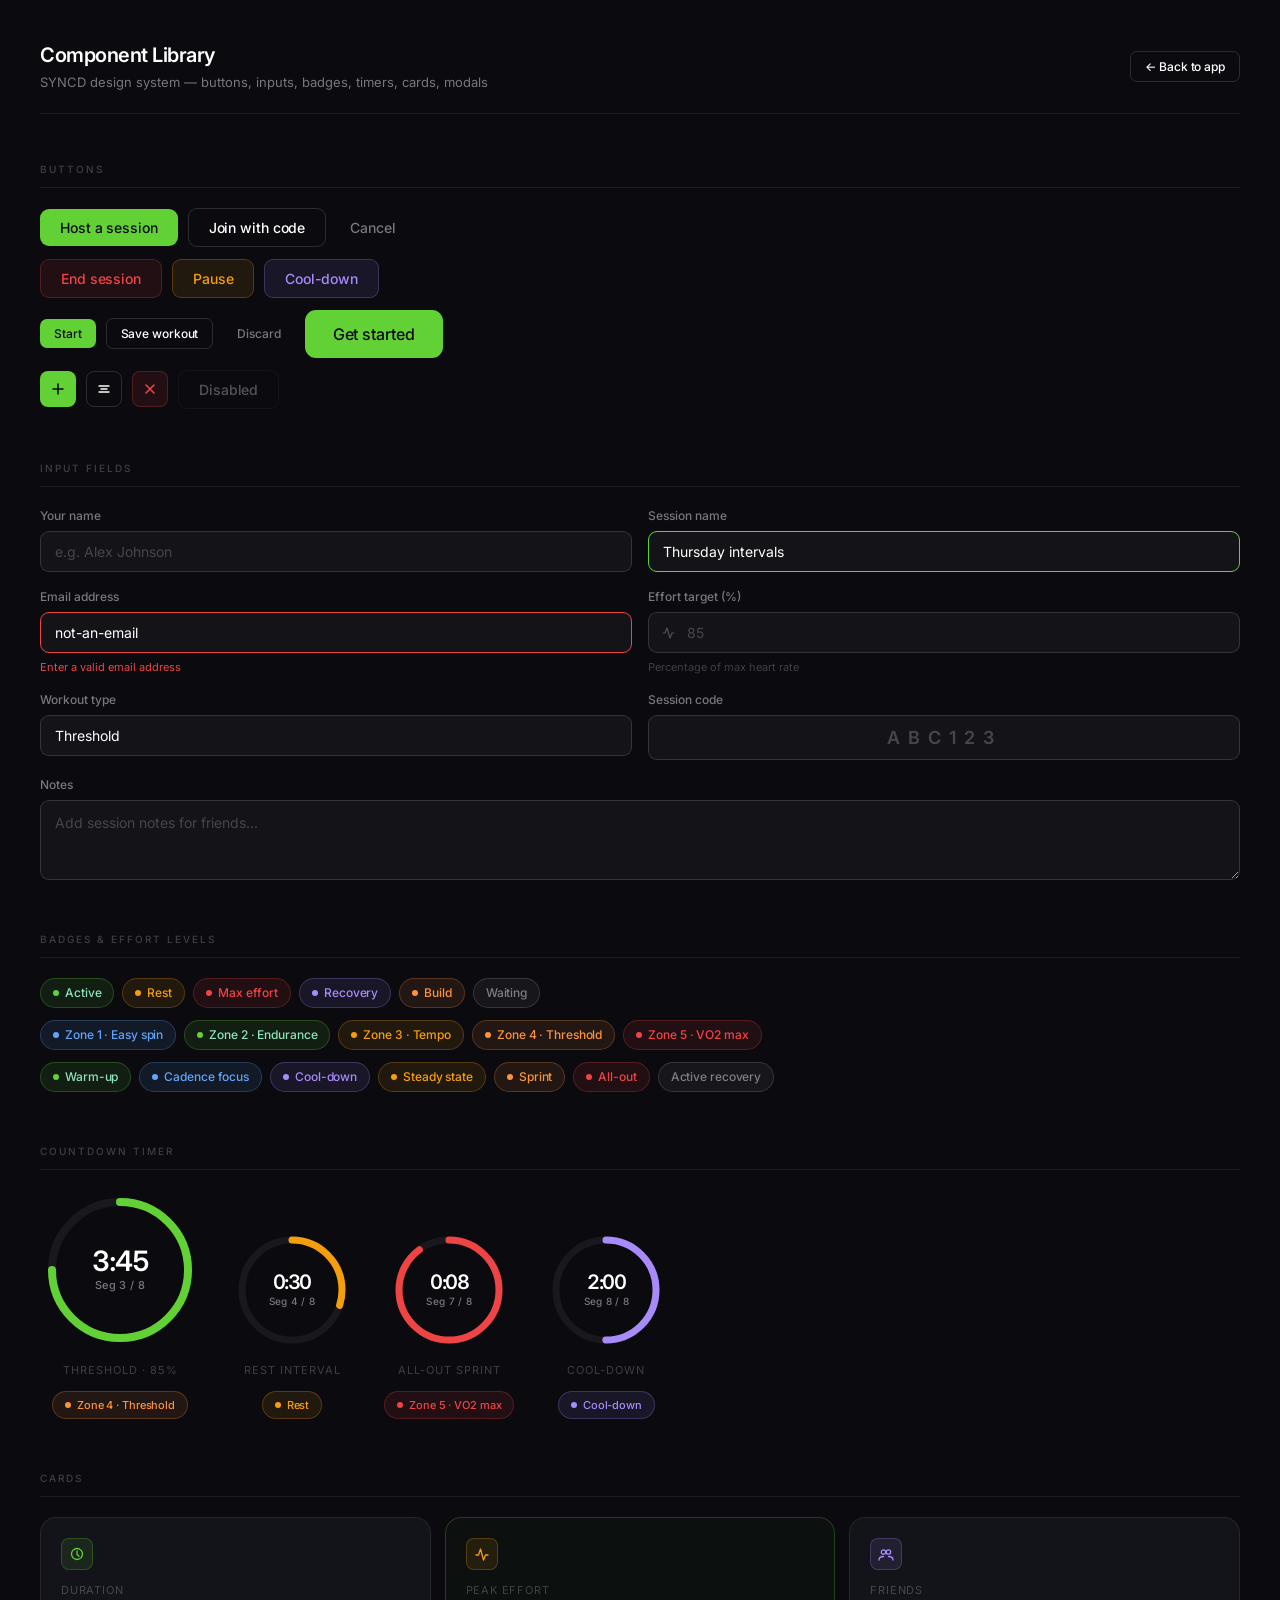
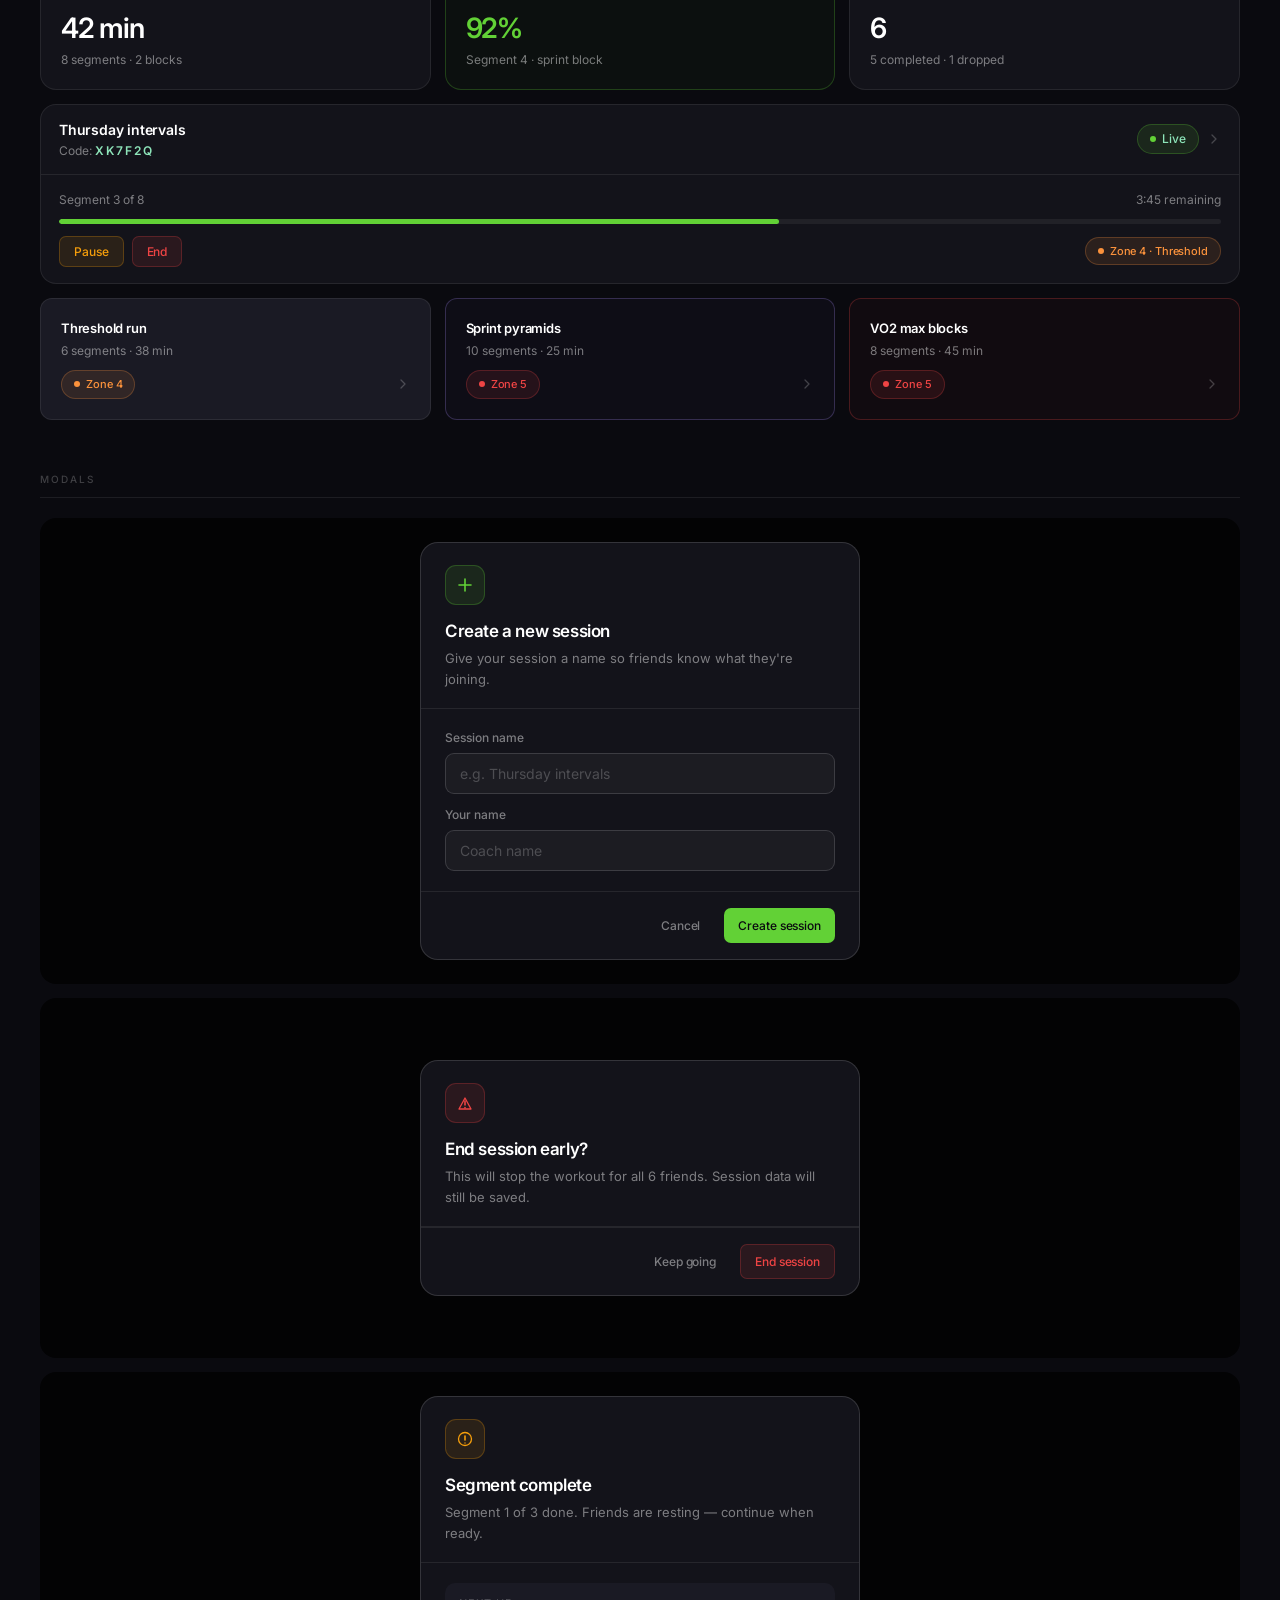
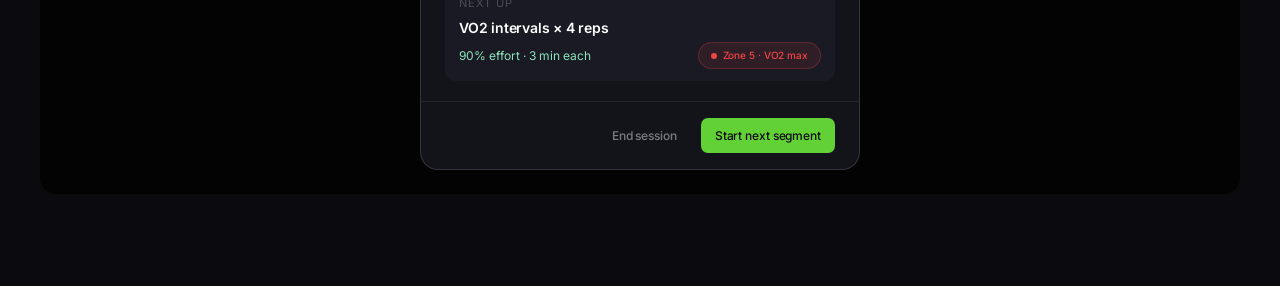
<file: static/components.html>
<!DOCTYPE html>
<html lang="en">
<head>
  <meta charset="UTF-8"/>
  <meta name="viewport" content="width=device-width, initial-scale=1.0"/>
  <title>SYNCD — Component Library</title>
  <link rel="stylesheet" href="/static/components.css"/>
  <style>
    .page-header {
      display: flex;
      align-items: center;
      justify-content: space-between;
      margin-bottom: 48px;
      padding-bottom: 20px;
      border-bottom: 0.5px solid var(--border);
    }
    .page-title { font-size: 20px; font-weight: 600; letter-spacing: -0.5px; color: var(--text); }
    .page-sub   { font-size: 13px; color: var(--text-muted); margin-top: 3px; }
  </style>
</head>
<body>

  <div class="page-header">
    <div>
      <div class="page-title">Component Library</div>
      <div class="page-sub">SYNCD design system — buttons, inputs, badges, timers, cards, modals</div>
    </div>
    <a href="/" style="text-decoration:none;">
      <button class="btn btn-secondary btn-sm">← Back to app</button>
    </a>
  </div>

<!-- ─────────────────────────────────────────
     BUTTONS
───────────────────────────────────────── -->
<div class="section">
  <div class="section-label">Buttons</div>

  <div style="display:flex;flex-wrap:wrap;gap:10px;align-items:center;margin-bottom:12px;">
    <button class="btn btn-primary">Host a session</button>
    <button class="btn btn-secondary">Join with code</button>
    <button class="btn btn-ghost">Cancel</button>
  </div>

  <div style="display:flex;flex-wrap:wrap;gap:10px;align-items:center;margin-bottom:12px;">
    <button class="btn btn-danger">End session</button>
    <button class="btn btn-warning">Pause</button>
    <button class="btn btn-purple">Cool-down</button>
  </div>

  <div style="display:flex;flex-wrap:wrap;gap:10px;align-items:center;margin-bottom:12px;">
    <button class="btn btn-primary btn-sm">Start</button>
    <button class="btn btn-secondary btn-sm">Save workout</button>
    <button class="btn btn-ghost btn-sm">Discard</button>
    <button class="btn btn-primary btn-lg">Get started</button>
  </div>

  <div style="display:flex;flex-wrap:wrap;gap:10px;align-items:center;">
    <button class="btn btn-primary btn-icon">
      <svg width="16" height="16" viewBox="0 0 16 16" fill="none">
        <path d="M8 3v10M3 8h10" stroke="#0a0a0f" stroke-width="1.6" stroke-linecap="round"/>
      </svg>
    </button>
    <button class="btn btn-secondary btn-icon">
      <svg width="16" height="16" viewBox="0 0 16 16" fill="none">
        <path d="M5 8h6M3 5h10M3 11h10" stroke="currentColor" stroke-width="1.3" stroke-linecap="round"/>
      </svg>
    </button>
    <button class="btn btn-danger btn-icon">
      <svg width="16" height="16" viewBox="0 0 16 16" fill="none">
        <path d="M4 4l8 8M12 4l-8 8" stroke="currentColor" stroke-width="1.6" stroke-linecap="round"/>
      </svg>
    </button>
    <button class="btn btn-secondary" disabled>Disabled</button>
  </div>
</div>


<!-- ─────────────────────────────────────────
     INPUT FIELDS
───────────────────────────────────────── -->
<div class="section">
  <div class="section-label">Input fields</div>

  <div class="input-row" style="margin-bottom:16px;">
    <div class="input-group">
      <label class="input-label">Your name</label>
      <input class="inp" type="text" placeholder="e.g. Alex Johnson"/>
    </div>
    <div class="input-group">
      <label class="input-label">Session name</label>
      <input class="inp inp-success" type="text" value="Thursday intervals"/>
    </div>
  </div>

  <div class="input-row" style="margin-bottom:16px;">
    <div class="input-group">
      <label class="input-label">Email address</label>
      <input class="inp inp-error" type="text" value="not-an-email"/>
      <span class="error-msg">Enter a valid email address</span>
    </div>
    <div class="input-group">
      <label class="input-label">Effort target (%)</label>
      <div class="inp-icon-wrap">
        <svg class="inp-icon" width="16" height="16" viewBox="0 0 16 16" fill="none">
          <path d="M3 9h2l2-5 3 10 2-5 2 0" stroke="rgba(255,255,255,0.25)" stroke-width="1.2" stroke-linecap="round" stroke-linejoin="round"/>
        </svg>
        <input class="inp" type="number" placeholder="85" min="1" max="100"/>
      </div>
      <span class="input-hint">Percentage of max heart rate</span>
    </div>
  </div>

  <div class="input-row" style="margin-bottom:16px;">
    <div class="input-group">
      <label class="input-label">Workout type</label>
      <select class="inp">
        <option>Threshold</option>
        <option>VO2 max</option>
        <option>Recovery</option>
        <option>Sprint</option>
      </select>
    </div>
    <div class="input-group">
      <label class="input-label">Session code</label>
      <input class="inp inp-code" type="text" placeholder="ABC123" maxlength="6"/>
    </div>
  </div>

  <div class="input-group">
    <label class="input-label">Notes</label>
    <textarea class="inp" placeholder="Add session notes for friends…"></textarea>
  </div>
</div>


<!-- ─────────────────────────────────────────
     BADGES & EFFORT LEVELS
───────────────────────────────────────── -->
<div class="section">
  <div class="section-label">Badges & effort levels</div>

  <div style="display:flex;flex-wrap:wrap;gap:8px;margin-bottom:12px;">
    <span class="badge b-green"><span class="badge-dot"></span>Active</span>
    <span class="badge b-amber"><span class="badge-dot"></span>Rest</span>
    <span class="badge b-red"><span class="badge-dot"></span>Max effort</span>
    <span class="badge b-purple"><span class="badge-dot"></span>Recovery</span>
    <span class="badge b-orange"><span class="badge-dot"></span>Build</span>
    <span class="badge b-neutral">Waiting</span>
  </div>

  <div style="display:flex;flex-wrap:wrap;gap:8px;margin-bottom:12px;">
    <span class="badge b-blue"><span class="badge-dot"></span>Zone 1 · Easy spin</span>
    <span class="badge b-green"><span class="badge-dot"></span>Zone 2 · Endurance</span>
    <span class="badge b-amber"><span class="badge-dot"></span>Zone 3 · Tempo</span>
    <span class="badge b-orange"><span class="badge-dot"></span>Zone 4 · Threshold</span>
    <span class="badge b-red"><span class="badge-dot"></span>Zone 5 · VO2 max</span>
  </div>

  <div style="display:flex;flex-wrap:wrap;gap:8px;">
    <span class="badge b-green"><span class="badge-dot"></span>Warm-up</span>
    <span class="badge b-blue"><span class="badge-dot"></span>Cadence focus</span>
    <span class="badge b-purple"><span class="badge-dot"></span>Cool-down</span>
    <span class="badge b-amber"><span class="badge-dot"></span>Steady state</span>
    <span class="badge b-orange"><span class="badge-dot"></span>Sprint</span>
    <span class="badge b-red"><span class="badge-dot"></span>All-out</span>
    <span class="badge b-neutral">Active recovery</span>
  </div>
</div>


<!-- ─────────────────────────────────────────
     CIRCULAR TIMERS
───────────────────────────────────────── -->
<div class="section">
  <div class="section-label">Countdown timer</div>
  <div style="display:flex;flex-wrap:wrap;gap:32px;align-items:flex-end;">

    <div class="timer-container">
      <div class="c-timer" style="width:160px;height:160px;">
        <svg width="160" height="160" viewBox="0 0 160 160">
          <circle cx="80" cy="80" r="68" fill="none" stroke="rgba(255,255,255,0.06)" stroke-width="8"/>
          <circle cx="80" cy="80" r="68" fill="none" stroke="#62D136" stroke-width="8"
            stroke-linecap="round" stroke-dasharray="427" stroke-dashoffset="107"/>
        </svg>
        <div class="timer-inner">
          <div class="timer-time">3:45</div>
          <div class="timer-seg">Seg 3 / 8</div>
        </div>
      </div>
      <div class="timer-label-text">Threshold · 85%</div>
      <span class="badge b-orange" style="font-size:11px;"><span class="badge-dot"></span>Zone 4 · Threshold</span>
    </div>

    <div class="timer-container">
      <div class="c-timer" style="width:120px;height:120px;">
        <svg width="120" height="120" viewBox="0 0 120 120">
          <circle cx="60" cy="60" r="50" fill="none" stroke="rgba(255,255,255,0.06)" stroke-width="7"/>
          <circle cx="60" cy="60" r="50" fill="none" stroke="#F59E0B" stroke-width="7"
            stroke-linecap="round" stroke-dasharray="314" stroke-dashoffset="220"/>
        </svg>
        <div class="timer-inner">
          <div class="timer-time timer-time-sm">0:30</div>
          <div class="timer-seg timer-seg-sm">Seg 4 / 8</div>
        </div>
      </div>
      <div class="timer-label-text">Rest interval</div>
      <span class="badge b-amber" style="font-size:11px;"><span class="badge-dot"></span>Rest</span>
    </div>

    <div class="timer-container">
      <div class="c-timer" style="width:120px;height:120px;">
        <svg width="120" height="120" viewBox="0 0 120 120">
          <circle cx="60" cy="60" r="50" fill="none" stroke="rgba(255,255,255,0.06)" stroke-width="7"/>
          <circle cx="60" cy="60" r="50" fill="none" stroke="#EF4444" stroke-width="7"
            stroke-linecap="round" stroke-dasharray="314" stroke-dashoffset="32"/>
        </svg>
        <div class="timer-inner">
          <div class="timer-time timer-time-sm">0:08</div>
          <div class="timer-seg timer-seg-sm">Seg 7 / 8</div>
        </div>
      </div>
      <div class="timer-label-text">All-out sprint</div>
      <span class="badge b-red" style="font-size:11px;"><span class="badge-dot"></span>Zone 5 · VO2 max</span>
    </div>

    <div class="timer-container">
      <div class="c-timer" style="width:120px;height:120px;">
        <svg width="120" height="120" viewBox="0 0 120 120">
          <circle cx="60" cy="60" r="50" fill="none" stroke="rgba(255,255,255,0.06)" stroke-width="7"/>
          <circle cx="60" cy="60" r="50" fill="none" stroke="#A78BFA" stroke-width="7"
            stroke-linecap="round" stroke-dasharray="314" stroke-dashoffset="157"/>
        </svg>
        <div class="timer-inner">
          <div class="timer-time timer-time-sm">2:00</div>
          <div class="timer-seg timer-seg-sm">Seg 8 / 8</div>
        </div>
      </div>
      <div class="timer-label-text">Cool-down</div>
      <span class="badge b-purple" style="font-size:11px;"><span class="badge-dot"></span>Cool-down</span>
    </div>

  </div>
</div>


<!-- ─────────────────────────────────────────
     CARDS
───────────────────────────────────────── -->
<div class="section">
  <div class="section-label">Cards</div>

  <div class="card-grid">
    <div class="card">
      <div class="stat-icon si-green">
        <svg width="16" height="16" viewBox="0 0 16 16" fill="none">
          <circle cx="8" cy="8" r="5.5" stroke="#62D136" stroke-width="1.3"/>
          <path d="M8 5v3.2l2 2" stroke="#62D136" stroke-width="1.3" stroke-linecap="round"/>
        </svg>
      </div>
      <div class="card-metric-label">Duration</div>
      <div class="card-metric">42 min</div>
      <div class="card-sub">8 segments · 2 blocks</div>
    </div>

    <div class="card card-accent-green">
      <div class="stat-icon si-amber">
        <svg width="16" height="16" viewBox="0 0 16 16" fill="none">
          <path d="M2 9h2.5l2-6 3 11 2-5H14" stroke="#F59E0B" stroke-width="1.3" stroke-linecap="round" stroke-linejoin="round"/>
        </svg>
      </div>
      <div class="card-metric-label">Peak effort</div>
      <div class="card-metric text-green">92%</div>
      <div class="card-sub">Segment 4 · sprint block</div>
    </div>

    <div class="card">
      <div class="stat-icon si-purple">
        <svg width="16" height="16" viewBox="0 0 16 16" fill="none">
          <circle cx="5.5" cy="6" r="2.2" stroke="#A78BFA" stroke-width="1.3"/>
          <circle cx="10.5" cy="6" r="2.2" stroke="#A78BFA" stroke-width="1.3"/>
          <path d="M1 14c0-2 1.8-3.5 4.5-3.5m5 0c2.7 0 4.5 1.5 4.5 3.5" stroke="#A78BFA" stroke-width="1.3" stroke-linecap="round"/>
        </svg>
      </div>
      <div class="card-metric-label">Friends</div>
      <div class="card-metric">6</div>
      <div class="card-sub">5 completed · 1 dropped</div>
    </div>
  </div>

  <div class="session-card" onclick="openSessionModal()" style="margin-bottom:14px;">
    <div class="session-card-header">
      <div>
        <div style="font-size:14px;font-weight:600;color:var(--text);margin-bottom:2px;letter-spacing:-0.2px;">Thursday intervals</div>
        <div style="font-size:12px;color:var(--text-muted);">
          Code: <span class="mono" style="color:var(--green-soft);">XK7F2Q</span>
        </div>
      </div>
      <div style="display:flex;gap:8px;align-items:center;">
        <span class="badge b-green"><span class="badge-dot"></span>Live</span>
        <svg width="14" height="14" viewBox="0 0 14 14" fill="none" style="color:var(--text-faint);">
          <path d="M5 3l4 4-4 4" stroke="currentColor" stroke-width="1.3" stroke-linecap="round" stroke-linejoin="round"/>
        </svg>
      </div>
    </div>
    <div class="session-card-body">
      <div style="display:flex;justify-content:space-between;font-size:12px;color:var(--text-muted);margin-bottom:4px;">
        <span>Segment 3 of 8</span><span>3:45 remaining</span>
      </div>
      <div class="progress-track">
        <div class="progress-fill" style="width:62%;background:var(--green);"></div>
      </div>
      <div style="display:flex;gap:8px;margin-top:12px;align-items:center;">
        <button class="btn btn-warning btn-sm">Pause</button>
        <button class="btn btn-danger btn-sm">End</button>
        <span class="badge b-orange" style="margin-left:auto;font-size:11px;">
          <span class="badge-dot"></span>Zone 4 · Threshold
        </span>
      </div>
    </div>
  </div>

  <div class="card-grid">
    <div class="card card-flat" style="cursor:pointer;" onclick="openSessionModal()">
      <div class="card-title">Threshold run</div>
      <div class="card-sub" style="margin-bottom:10px;">6 segments · 38 min</div>
      <div class="card-row">
        <span class="badge b-orange" style="font-size:11px;"><span class="badge-dot"></span>Zone 4</span>
        <svg width="14" height="14" viewBox="0 0 14 14" fill="none" style="color:var(--text-faint);">
          <path d="M5 3l4 4-4 4" stroke="currentColor" stroke-width="1.3" stroke-linecap="round" stroke-linejoin="round"/>
        </svg>
      </div>
    </div>
    <div class="card card-flat card-accent-purple" style="cursor:pointer;" onclick="openSessionModal()">
      <div class="card-title">Sprint pyramids</div>
      <div class="card-sub" style="margin-bottom:10px;">10 segments · 25 min</div>
      <div class="card-row">
        <span class="badge b-red" style="font-size:11px;"><span class="badge-dot"></span>Zone 5</span>
        <svg width="14" height="14" viewBox="0 0 14 14" fill="none" style="color:var(--text-faint);">
          <path d="M5 3l4 4-4 4" stroke="currentColor" stroke-width="1.3" stroke-linecap="round" stroke-linejoin="round"/>
        </svg>
      </div>
    </div>
    <div class="card card-flat card-accent-red" style="cursor:pointer;" onclick="openSessionModal()">
      <div class="card-title">VO2 max blocks</div>
      <div class="card-sub" style="margin-bottom:10px;">8 segments · 45 min</div>
      <div class="card-row">
        <span class="badge b-red" style="font-size:11px;"><span class="badge-dot"></span>Zone 5</span>
        <svg width="14" height="14" viewBox="0 0 14 14" fill="none" style="color:var(--text-faint);">
          <path d="M5 3l4 4-4 4" stroke="currentColor" stroke-width="1.3" stroke-linecap="round" stroke-linejoin="round"/>
        </svg>
      </div>
    </div>
  </div>
</div>


<!-- ─────────────────────────────────────────
     MODALS (static display)
───────────────────────────────────────── -->
<div class="section">
  <div class="section-label">Modals</div>

  <div class="modal-backdrop">
    <div class="modal">
      <div class="modal-header">
        <div class="modal-icon-wrap mi-green">
          <svg width="18" height="18" viewBox="0 0 18 18" fill="none">
            <path d="M9 3v12M3 9h12" stroke="#62D136" stroke-width="1.6" stroke-linecap="round"/>
          </svg>
        </div>
        <div class="modal-title">Create a new session</div>
        <div class="modal-sub">Give your session a name so friends know what they're joining.</div>
      </div>
      <div class="modal-body">
        <div class="input-group" style="margin-bottom:12px;">
          <label class="input-label">Session name</label>
          <input class="inp" type="text" placeholder="e.g. Thursday intervals"/>
        </div>
        <div class="input-group">
          <label class="input-label">Your name</label>
          <input class="inp" type="text" placeholder="Coach name"/>
        </div>
      </div>
      <div class="modal-footer">
        <button class="btn btn-ghost btn-sm">Cancel</button>
        <button class="btn btn-primary btn-sm">Create session</button>
      </div>
    </div>
  </div>

  <div class="modal-backdrop">
    <div class="modal">
      <div class="modal-header">
        <div class="modal-icon-wrap mi-red">
          <svg width="18" height="18" viewBox="0 0 18 18" fill="none">
            <path d="M9 7v4M9 13.5v.5" stroke="#EF4444" stroke-width="1.6" stroke-linecap="round"/>
            <path d="M3 15L9 4l6 11H3z" stroke="#EF4444" stroke-width="1.3" stroke-linejoin="round"/>
          </svg>
        </div>
        <div class="modal-title">End session early?</div>
        <div class="modal-sub">This will stop the workout for all 6 friends. Session data will still be saved.</div>
      </div>
      <div class="modal-footer">
        <button class="btn btn-ghost btn-sm">Keep going</button>
        <button class="btn btn-danger btn-sm">End session</button>
      </div>
    </div>
  </div>

  <div class="modal-backdrop">
    <div class="modal">
      <div class="modal-header">
        <div class="modal-icon-wrap mi-amber">
          <svg width="18" height="18" viewBox="0 0 18 18" fill="none">
            <circle cx="9" cy="9" r="6.5" stroke="#F59E0B" stroke-width="1.3"/>
            <path d="M9 6v4" stroke="#F59E0B" stroke-width="1.6" stroke-linecap="round"/>
            <circle cx="9" cy="13" r="0.7" fill="#F59E0B"/>
          </svg>
        </div>
        <div class="modal-title">Segment complete</div>
        <div class="modal-sub">Segment 1 of 3 done. Friends are resting — continue when ready.</div>
      </div>
      <div class="modal-body">
        <div style="background:var(--surface2);border-radius:10px;padding:12px 14px;">
          <div style="font-size:11px;color:var(--text-faint);text-transform:uppercase;letter-spacing:0.8px;margin-bottom:6px;">Next up</div>
          <div style="font-size:14px;color:var(--text);font-weight:600;letter-spacing:-0.2px;margin-bottom:4px;">VO2 intervals × 4 reps</div>
          <div style="display:flex;gap:8px;align-items:center;">
            <span style="font-size:12px;color:var(--green-soft);">90% effort · 3 min each</span>
            <span class="badge b-red" style="font-size:10px;margin-left:auto;">
              <span class="badge-dot"></span>Zone 5 · VO2 max
            </span>
          </div>
        </div>
      </div>
      <div class="modal-footer">
        <button class="btn btn-ghost btn-sm">End session</button>
        <button class="btn btn-primary btn-sm">Start next segment</button>
      </div>
    </div>
  </div>
</div>


<!-- ─────────────────────────────────────────
     SESSION DETAIL MODAL (interactive)
───────────────────────────────────────── -->
<div class="modal-overlay" id="session-detail-modal" onclick="if(event.target===this)closeSessionModal()">
  <div style="background:var(--surface);border:0.5px solid var(--border-mid);border-radius:20px;width:100%;max-width:460px;overflow:hidden;max-height:90vh;overflow-y:auto;">

    <div style="padding:22px 24px 18px;border-bottom:0.5px solid var(--border);display:flex;justify-content:space-between;align-items:flex-start;">
      <div>
        <div style="font-size:18px;font-weight:600;color:var(--text);letter-spacing:-0.5px;margin-bottom:4px;">Thursday intervals</div>
        <div style="font-size:13px;color:var(--text-muted);line-height:1.5;max-width:320px;">
          A structured threshold session built around sustained high-cadence efforts with short recovery windows.
        </div>
      </div>
      <button onclick="closeSessionModal()" style="background:rgba(255,255,255,0.06);border:0.5px solid var(--border-mid);border-radius:8px;width:32px;height:32px;cursor:pointer;display:flex;align-items:center;justify-content:center;flex-shrink:0;margin-left:12px;">
        <svg width="14" height="14" viewBox="0 0 14 14" fill="none">
          <path d="M3 3l8 8M11 3l-8 8" stroke="rgba(255,255,255,0.5)" stroke-width="1.4" stroke-linecap="round"/>
        </svg>
      </button>
    </div>

    <div style="padding:20px 24px;">
      <div class="sdm-meta">
        <div class="sdm-stat"><div class="sdm-stat-val">42 min</div><div class="sdm-stat-lbl">Duration</div></div>
        <div class="sdm-stat"><div class="sdm-stat-val">8</div><div class="sdm-stat-lbl">Segments</div></div>
        <div class="sdm-stat"><div class="sdm-stat-val text-green">85%</div><div class="sdm-stat-lbl">Avg effort</div></div>
      </div>

      <div class="sdm-section-label">Interval map</div>
      <div class="block-graph">
        <div class="bg-bar" style="height:28%;background:rgba(96,165,250,0.7);"></div>
        <div class="bg-bar" style="height:55%;background:rgba(98,209,54,0.8);"></div>
        <div class="bg-bar" style="height:30%;background:rgba(255,255,255,0.12);"></div>
        <div class="bg-bar" style="height:80%;background:rgba(251,146,60,0.85);"></div>
        <div class="bg-bar" style="height:30%;background:rgba(255,255,255,0.12);"></div>
        <div class="bg-bar" style="height:90%;background:rgba(239,68,68,0.85);"></div>
        <div class="bg-bar" style="height:30%;background:rgba(255,255,255,0.12);"></div>
        <div class="bg-bar" style="height:95%;background:rgba(239,68,68,0.9);"></div>
        <div class="bg-bar" style="height:30%;background:rgba(255,255,255,0.12);"></div>
        <div class="bg-bar" style="height:88%;background:rgba(251,146,60,0.85);"></div>
        <div class="bg-bar" style="height:30%;background:rgba(255,255,255,0.12);"></div>
        <div class="bg-bar" style="height:40%;background:rgba(167,139,250,0.7);"></div>
      </div>
      <div class="block-graph-labels">
        <div class="bgl">Warm-up</div><div class="bgl">Endurance</div><div class="bgl">Rest</div>
        <div class="bgl">Threshold</div><div class="bgl">Rest</div><div class="bgl">Sprint</div>
        <div class="bgl">Rest</div><div class="bgl">Sprint</div><div class="bgl">Rest</div>
        <div class="bgl">Threshold</div><div class="bgl">Rest</div><div class="bgl">Cool-down</div>
      </div>

      <div class="sdm-section-label" style="margin-top:4px;">Effort zones</div>
      <div class="zone-legend">
        <div class="zone-row">
          <span class="zone-name" style="color:rgba(96,165,250,0.9);">Z1 · Easy spin</span>
          <div class="zone-bar-wrap"><div class="zone-bar-fill" style="width:8%;background:#60A5FA;"></div></div>
          <span class="zone-pct">8%</span>
        </div>
        <div class="zone-row">
          <span class="zone-name" style="color:rgba(98,209,54,0.9);">Z2 · Endurance</span>
          <div class="zone-bar-wrap"><div class="zone-bar-fill" style="width:15%;background:#62D136;"></div></div>
          <span class="zone-pct">15%</span>
        </div>
        <div class="zone-row">
          <span class="zone-name" style="color:rgba(245,158,11,0.9);">Z3 · Tempo</span>
          <div class="zone-bar-wrap"><div class="zone-bar-fill" style="width:12%;background:#F59E0B;"></div></div>
          <span class="zone-pct">12%</span>
        </div>
        <div class="zone-row">
          <span class="zone-name" style="color:rgba(251,146,60,0.9);">Z4 · Threshold</span>
          <div class="zone-bar-wrap"><div class="zone-bar-fill" style="width:38%;background:#FB923C;"></div></div>
          <span class="zone-pct">38%</span>
        </div>
        <div class="zone-row">
          <span class="zone-name" style="color:rgba(239,68,68,0.9);">Z5 · VO2 max</span>
          <div class="zone-bar-wrap"><div class="zone-bar-fill" style="width:27%;background:#EF4444;"></div></div>
          <span class="zone-pct">27%</span>
        </div>
      </div>
    </div>

    <div style="padding:16px 24px;border-top:0.5px solid var(--border);display:flex;gap:10px;justify-content:flex-end;">
      <button onclick="closeSessionModal()" class="btn btn-ghost btn-sm">Close</button>
      <button class="btn btn-primary btn-sm">Load session</button>
    </div>
  </div>
</div>

<script>
  function openSessionModal()  { document.getElementById('session-detail-modal').classList.add('open'); }
  function closeSessionModal() { document.getElementById('session-detail-modal').classList.remove('open'); }
</script>

</body>
</html>
</file>
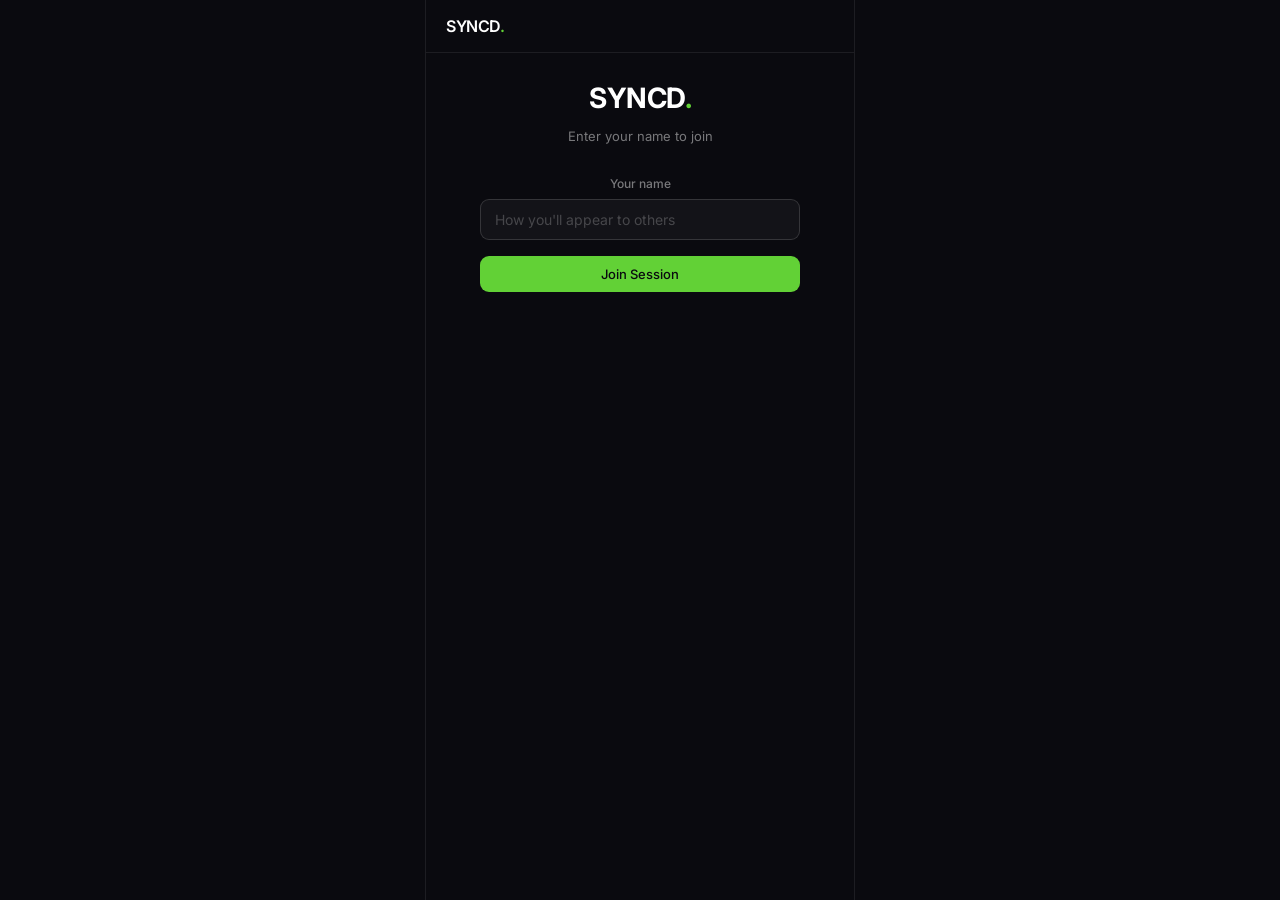
<file: static/session.html>
<!DOCTYPE html>
<html lang="en">
<head>
  <meta charset="UTF-8" />
  <meta name="viewport" content="width=device-width, initial-scale=1.0" />
  <title>SYNCD — Live Session</title>
  <link rel="stylesheet" href="/static/style.css" />
</head>
<body>

<!-- Reconnect banner -->
<div id="reconnect-banner" class="reconnect-banner" style="display:none;">⟳ Reconnecting...</div>

<!-- Paused overlay -->
<div class="paused-overlay" id="paused-overlay">
  <div class="paused-pill">
    <span class="paused-lbl">Session paused</span>
    <span class="paused-sub">Waiting for host to resume…</span>
  </div>
</div>

<!-- Session info bottom sheet -->
<div class="sheet-overlay" id="session-info-sheet" onclick="closeSheet('session-info-sheet')">
  <div class="sheet" onclick="event.stopPropagation()">
    <div class="sheet-handle"></div>
    <div class="sheet-title" id="si-session-name">Session Info</div>
    <div style="padding:0 20px 8px;">
      <div style="display:flex;justify-content:space-between;align-items:center;margin-bottom:12px;">
        <span style="font-size:13px;color:var(--text-muted);">Code</span>
        <span style="font-size:15px;font-weight:700;letter-spacing:3px;color:var(--text);" id="si-code"></span>
      </div>
      <div style="font-size:11px;font-weight:600;letter-spacing:1.5px;text-transform:uppercase;color:var(--text-faint);margin-bottom:8px;">Riders</div>
      <div id="si-riders" style="display:flex;flex-wrap:wrap;gap:6px;"></div>
    </div>
    <div class="sheet-actions">
      <button class="btn btn-secondary" style="width:100%;" onclick="closeSheet('session-info-sheet')">Close</button>
    </div>
  </div>
</div>

<div class="app">

  <!-- Topbar -->
  <div class="topbar" id="topbar">
    <span class="brand">SYNCD<span class="brand-dot">.</span></span>
    <div style="display:flex;align-items:center;gap:8px;">
      <span id="live-badge" class="badge b-green pulse" style="display:none;">Live</span>
      <span id="paused-badge" class="badge b-amber" style="display:none;">Paused</span>
      <button class="btn btn-ghost btn-sm" onclick="openSheet('session-info-sheet')" style="display:none;" id="info-btn">ℹ</button>
    </div>
  </div>

  <div class="scroll">

    <!-- Name entry -->
    <div id="state-name" class="inner" style="display:none;">
      <div class="auth-logo" style="font-size:28px;margin-bottom:8px;">SYNCD<span class="brand-dot">.</span></div>
      <p style="font-size:13px;color:var(--text-muted);margin-bottom:28px;">Enter your name to join</p>
      <div style="width:100%;max-width:320px;">
        <div class="input-group" style="margin-bottom:16px;">
          <label class="input-label">Your name</label>
          <input class="inp" type="text" id="name-input" placeholder="How you'll appear to others" maxlength="30" />
        </div>
        <button class="btn btn-primary" onclick="submitName()" style="width:100%;">Join Session</button>
      </div>
    </div>

    <!-- Lobby -->
    <div id="state-lobby" class="inner" style="display:none;">
      <span class="badge b-neutral" style="margin-bottom:20px;letter-spacing:3px;font-size:13px;" id="lobby-code"></span>
      <p style="font-size:15px;font-weight:600;color:var(--text);margin-bottom:4px;" id="lobby-title">Waiting for host…</p>
      <p style="font-size:13px;color:var(--text-muted);margin-bottom:24px;">Get ready to ride</p>
      <div id="countdown-display" class="countdown-display" style="display:none;"></div>
      <div id="lobby-riders" style="width:100%;max-width:320px;"></div>
    </div>

    <!-- Live workout -->
    <div id="state-live" style="display:none;">
      <div class="inner" style="padding-bottom:8px;">

        <!-- Host controls (role=host only) — above timer -->
        <div id="host-controls" style="display:none;width:100%;max-width:340px;margin-bottom:16px;padding-bottom:16px;border-bottom:0.5px solid var(--border);">
          <div class="controls-row" style="padding-top:0;border-top:none;">
            <button id="pause-btn" class="btn btn-warning" onclick="togglePause()">Pause</button>
            <button class="btn btn-danger" onclick="endWorkout()">End Workout</button>
          </div>
        </div>

        <!-- Large SVG timer ring -->
        <div class="timer-large">
          <svg viewBox="0 0 220 220" width="220" height="220">
            <circle cx="110" cy="110" r="96" fill="none" stroke="var(--surface3)" stroke-width="10"/>
            <circle id="p-arc" cx="110" cy="110" r="96" fill="none" stroke="var(--orange)" stroke-width="10"
                    stroke-linecap="round" stroke-dasharray="603.2" stroke-dashoffset="0"/>
          </svg>
          <div class="timer-inner">
            <div class="timer-time" id="p-timer">0:00</div>
            <div class="timer-seg" id="p-seg">Segment 1</div>
          </div>
        </div><!-- end timer-large -->

        <!-- Interval info -->
        <div class="iv-name" id="iv-name">–</div>
        <div class="iv-badges" id="iv-badges" style="margin-bottom:12px;"></div>

        <!-- Emote bar — below timer -->
        <div class="emote-bar" style="margin-bottom:20px;">
          <button class="emote-btn" onclick="sendEmote('👍')">👍</button>
          <button class="emote-btn" onclick="sendEmote('🥵')">🥵</button>
          <button class="emote-btn" onclick="sendEmote('🤘')">🤘</button>
          <button class="emote-btn" onclick="sendEmote('🙌')">🙌</button>
          <button class="emote-btn" onclick="sendEmote('😝')">😝</button>
        </div>

        <!-- Session progress -->
        <div class="prog-wrap" style="width:100%;max-width:340px;margin-bottom:20px;">
          <div class="prog-labels">
            <span style="font-size:11px;font-weight:600;text-transform:uppercase;letter-spacing:1px;color:var(--text-faint);">Session progress</span>
            <span style="font-size:11px;color:var(--text-muted);" id="prog-label">–</span>
          </div>
          <div class="prog-track"><div class="prog-fill" id="prog-fill" style="width:0%;"></div></div>
        </div>

        <!-- Upcoming strip -->
        <div class="upcoming" id="upcoming-strip" style="width:100%;max-width:340px;margin-bottom:20px;display:none;">
          <span class="us-arrow">›</span>
          <div class="us-div"></div>
          <div>
            <div class="us-lbl">Up next</div>
            <div class="us-name" id="us-name">–</div>
          </div>
          <div class="us-right">
            <div class="us-meta" id="us-meta">–</div>
          </div>
        </div>

        <!-- Pip map -->
        <div class="pip-row" id="pip-row" style="margin-bottom:8px;max-width:340px;"></div>

      </div>

      <!-- Friends list -->
      <div style="padding:0 20px 16px;">
        <div class="section-label" style="margin-bottom:12px;">Friends</div>
        <div class="friends-list" id="friends-list"></div>
      </div>

      <!-- Segment plan — bottom of screen -->
      <div style="padding:0 20px 32px;">
        <div class="section-label" style="margin-bottom:8px;">Segment Plan</div>
        <div id="seg-plan" class="seg-plan" style="padding:0;margin-bottom:0;"></div>
      </div>
    </div>

    <!-- Block break -->
    <div id="state-break" class="inner" style="display:none;">
      <div style="font-size:40px;margin-bottom:16px;">🎉</div>
      <div style="font-size:20px;font-weight:700;color:var(--text);margin-bottom:8px;" id="block-break-heading">Block Complete!</div>
      <div style="font-size:13px;color:var(--text-muted);margin-bottom:28px;">Waiting for host to continue…</div>
      <button id="continue-btn" class="btn btn-primary" onclick="continueWorkout()" style="display:none;width:100%;max-width:320px;margin-bottom:16px;">Continue →</button>
      <div class="emote-bar">
        <button class="emote-btn" onclick="sendEmote('👍')">👍</button>
        <button class="emote-btn" onclick="sendEmote('🥵')">🥵</button>
        <button class="emote-btn" onclick="sendEmote('🤘')">🤘</button>
        <button class="emote-btn" onclick="sendEmote('🙌')">🙌</button>
        <button class="emote-btn" onclick="sendEmote('😝')">😝</button>
      </div>
    </div>

    <!-- Complete -->
    <div id="state-complete" class="inner" style="display:none;">
      <div style="font-size:40px;margin-bottom:16px;">🏁</div>
      <div style="font-size:22px;font-weight:700;color:var(--text);margin-bottom:6px;">Workout Complete!</div>
      <div style="font-size:14px;color:var(--text-muted);margin-bottom:28px;">Great ride, everyone!</div>
      <div id="stats-container" style="width:100%;max-width:380px;text-align:left;"></div>
      <button id="copy-log-btn" class="btn btn-secondary" onclick="copySessionLog()" style="display:none;width:100%;max-width:320px;margin-top:16px;">📋 Copy Session Log</button>
      <button class="btn btn-primary" onclick="window.location.href='/'" style="width:100%;max-width:320px;margin-top:8px;">Back to Home</button>
    </div>

  </div>
</div>

<script>
  const params = new URLSearchParams(window.location.search);
  const code = params.get('code');
  let name = params.get('name');
  const role = params.get('role') || 'attendee';
  const sessionName = params.get('session') || '';
  const token = params.get('token') || '';

  let isPaused = false;
  let currentDuration = 60;
  const CIRCUMFERENCE = 603.2;
  let ws, shouldReconnect = true, reconnectTimer = null, pingTimer = null;
  let completedIntervals = [], sessionStartTime = null, presetName = '';
  let currentParticipants = [];
  let audioCtx = null;
  let _totalIntervals = 0, _currentIndex = 0;
  let _intervalsData = [];
  let _sessionTotal = 0, _sessionElapsed = 0, _completedDuration = 0;
  let _planSegments = [], _intervalToSegRow = [];

  // Init topbar code badge
  document.getElementById('si-code').textContent = code;
  document.getElementById('lobby-code').textContent = code;

  // Determine initial state
  if (!name) {
    showState('name');
  } else {
    showState('lobby');
    connect();
  }

  function showState(s) {
    ['name','lobby','live','break','complete'].forEach(id => {
      document.getElementById('state-' + id).style.display = 'none';
    });
    document.getElementById('state-' + s).style.display = '';
  }

  // ── Audio ──────────────────────────────────────────────────────────────
  function getAudioCtx() {
    if (!audioCtx) audioCtx = new (window.AudioContext || window.webkitAudioContext)();
    return audioCtx;
  }

  function playBeep(freq = 880, duration = 0.15, volume = 0.3) {
    try {
      const ctx = getAudioCtx();
      const osc = ctx.createOscillator();
      const gain = ctx.createGain();
      osc.connect(gain);
      gain.connect(ctx.destination);
      osc.frequency.value = freq;
      gain.gain.setValueAtTime(volume, ctx.currentTime);
      gain.gain.exponentialRampToValueAtTime(0.001, ctx.currentTime + duration);
      osc.start(ctx.currentTime);
      osc.stop(ctx.currentTime + duration);
    } catch (e) {}
  }

  function beepIntervalStart() {
    playBeep(880, 0.12);
    setTimeout(() => playBeep(1100, 0.18, 0.4), 160);
  }

  function beepWarning() { playBeep(660, 0.1, 0.2); }

  // ── Ping ───────────────────────────────────────────────────────────────
  function startPing() {
    pingTimer = setInterval(() => {
      if (ws && ws.readyState === WebSocket.OPEN) ws.send(JSON.stringify({ type: 'ping' }));
    }, 25000);
  }

  function stopPing() { clearInterval(pingTimer); pingTimer = null; }

  // ── WebSocket ──────────────────────────────────────────────────────────
  function connect() {
    if (!name) return;
    clearTimeout(reconnectTimer);
    const protocol = location.protocol === 'https:' ? 'wss' : 'ws';
    const wsToken = token ? `?token=${encodeURIComponent(token)}` : '';
    ws = new WebSocket(`${protocol}://${location.host}/ws/${code}/${encodeURIComponent(name)}/${role}${wsToken}`);
    ws.onmessage = handleMessage;
    ws.onopen = () => {
      document.getElementById('reconnect-banner').style.display = 'none';
      startPing();
    };
    ws.onclose = () => {
      stopPing();
      if (shouldReconnect) {
        document.getElementById('reconnect-banner').style.display = '';
        reconnectTimer = setTimeout(connect, 3000);
      }
    };
    ws.onerror = () => { ws.close(); };
  }

  function submitName() {
    const input = document.getElementById('name-input').value.trim();
    if (!input) return alert('Please enter your name');
    name = input;
    showState('lobby');
    connect();
  }

  document.getElementById('name-input').addEventListener('keydown', e => {
    if (e.key === 'Enter') submitName();
  });

  // ── Message handler ────────────────────────────────────────────────────
  function handleMessage(event) {
    const data = JSON.parse(event.data);

    if (data.type === 'participants') {
      currentParticipants = data.names;
      renderLobbyRiders(data.names);
      renderFriendsList(data.names);
      const liveB = document.getElementById('live-badge');
      if (liveB.style.display !== 'none') {
        liveB.textContent = `Live · ${data.names.length}`;
      }
      // Update session info sheet
      document.getElementById('si-riders').innerHTML =
        data.names.map(n => `<span class="badge b-neutral">${n}</span>`).join('');
    }

    if (data.type === 'workout_ready') {
      presetName = data.presetName || '';
      _intervalsData = data.intervals || [];
      _sessionTotal = _intervalsData.reduce((s, iv) => s + iv.duration, 0);
    }

    if (data.type === 'countdown') {
      const el = document.getElementById('countdown-display');
      el.style.display = '';
      el.textContent = data.count;
      el.style.animation = 'none';
      void el.offsetWidth;
      el.style.animation = '';
      if (data.count <= 3) playBeep(660, 0.1, 0.25);
    }

    if (data.type === 'interval_start') {
      showState('live');
      document.getElementById('live-badge').style.display = '';
      document.getElementById('live-badge').textContent = `Live · ${currentParticipants.length}`;
      document.getElementById('info-btn').style.display = '';
      document.getElementById('countdown-display').style.display = 'none';

      if (data.index === 0) {
        sessionStartTime = Date.now();
        _sessionElapsed = 0;
        _completedDuration = 0;
      }
      if (role === 'host') document.getElementById('host-controls').style.display = '';
      if (document.getElementById('pip-row').children.length === 0) {
        renderPipMap(data.total);
        document.getElementById('si-session-name').textContent = sessionName || 'Session Info';
      }
      if (_planSegments.length === 0 && _intervalsData.length > 0) {
        renderSegmentPlan(_intervalsData);
      }

      _totalIntervals = data.total;
      _currentIndex = data.index;
      _completedDuration += (data.index > 0 && completedIntervals.length > 0)
        ? (completedIntervals[completedIntervals.length - 1]?.duration || 0) : 0;
      completedIntervals.push({ label: data.label, effort: data.effort, duration: data.duration, block: data.block ?? 0 });

      beepIntervalStart();
      setPaused(false);

      // Timer ring
      const arc = document.getElementById('p-arc');
      arc.style.transition = 'none';
      arc.style.strokeDashoffset = '0';
      requestAnimationFrame(() => { arc.style.transition = ''; });
      currentDuration = data.duration;

      // Segment info
      document.getElementById('p-seg').textContent = `Segment ${data.index + 1} of ${data.total}`;
      document.getElementById('iv-name').textContent = data.label;

      // Badges
      const zoneLabel = effortToZone(data.effort);
      document.getElementById('iv-badges').innerHTML = `
        <span class="badge ${effortToZoneBadge(data.effort)}">${zoneLabel}</span>
        <span class="badge b-neutral">${data.effort}% effort</span>
        <span class="badge b-neutral">${fmtDur(data.duration)}</span>
      `;

      // Arc color by zone
      const arcEl = document.getElementById('p-arc');
      arcEl.style.stroke = data.effort >= 90 ? 'var(--red)'
        : data.effort >= 80 ? 'var(--orange)'
        : data.effort >= 50 ? 'var(--amber)'
        : data.effort >= 31 ? 'var(--green)'
        : 'var(--blue)';

      // Upcoming strip
      updateUpcomingStrip(data.index, _intervalsData);

      // Pip map + segment plan
      updatePipMap(data.index);
      updateSegmentPlan(data.index);
    }

    if (data.type === 'tick') {
      if (data.ts && Date.now() - data.ts > 2000) return;
      _sessionElapsed++;
      const mins = Math.floor(data.remaining / 60);
      const secs = String(data.remaining % 60).padStart(2, '0');
      document.getElementById('p-timer').textContent = `${mins}:${secs}`;

      const fraction = data.remaining / (data.duration || currentDuration);
      document.getElementById('p-arc').style.strokeDashoffset = CIRCUMFERENCE * (1 - fraction);

      // Session progress
      if (_sessionTotal > 0) {
        const elapsed = _completedDuration + (currentDuration - data.remaining);
        const pct = Math.min(100, (elapsed / _sessionTotal) * 100);
        document.getElementById('prog-fill').style.width = pct.toFixed(1) + '%';
        const remSecs = _sessionTotal - elapsed;
        const remM = Math.floor(remSecs / 60), remS = String(remSecs % 60).padStart(2, '0');
        document.getElementById('prog-label').textContent = `${remM}m ${remS}s left`;
      }

      if (data.remaining === 3) beepWarning();
    }

    if (data.type === 'paused')  { setPaused(true); }
    if (data.type === 'resumed') { setPaused(false); }

    if (data.type === 'block_complete') {
      showState('break');
      document.getElementById('block-break-heading').textContent =
        `🎉 Block ${data.block} of ${data.totalBlocks} Complete!`;
      if (role === 'host') document.getElementById('continue-btn').style.display = '';
    }

    if (data.type === 'workout_complete') {
      shouldReconnect = false;
      stopPing();
      renderStats();
      showState('complete');
      document.getElementById('live-badge').style.display = 'none';
      if (role === 'host') document.getElementById('copy-log-btn').style.display = '';
    }

    if (data.type === 'emote') {
      showFloatingEmoji(data.emoji);
      if (data.name) {
        const el = document.getElementById('femote-' + encodeURIComponent(data.name));
        if (el) {
          el.textContent = data.emoji;
          el.classList.remove('pop');
          void el.offsetWidth;
          el.classList.add('pop');
        }
      }
    }

    if (data.type === 'error') {
      shouldReconnect = false;
      alert(data.message);
      window.location.href = '/';
    }
  }

  // ── Render helpers ─────────────────────────────────────────────────────
  const AV_CLASSES = ['av-g','av-p','av-o','av-b','av-a','av-r'];

  function renderLobbyRiders(names) {
    document.getElementById('lobby-riders').innerHTML = names.map((n, i) =>
      `<div style="display:flex;align-items:center;gap:10px;margin-bottom:8px;">
        <div class="f-av ${AV_CLASSES[i % AV_CLASSES.length]}">${n[0].toUpperCase()}</div>
        <span style="font-size:14px;color:var(--text);">${n}</span>
      </div>`
    ).join('');
  }

  function renderFriendsList(names) {
    const me = name || '';
    document.getElementById('friends-list').innerHTML = names.map((n, i) => {
      const isMe = n === me;
      return `<div class="f-card${isMe ? ' me' : ''}" id="fc-${encodeURIComponent(n)}">
        <div class="f-av ${AV_CLASSES[i % AV_CLASSES.length]}">${n[0].toUpperCase()}</div>
        <div class="f-info">
          <div class="f-name">${n}${isMe ? ' <span style="font-size:10px;color:var(--text-faint);">you</span>' : ''}</div>
          <div class="f-status" id="fstat-${encodeURIComponent(n)}">Riding</div>
        </div>
        <div class="f-emote" id="femote-${encodeURIComponent(n)}"></div>
      </div>`;
    }).join('');
  }

  function renderPipMap(total) {
    document.getElementById('pip-row').innerHTML =
      Array.from({ length: total }, (_, i) => `<div class="pip" id="pip-${i}"></div>`).join('');
  }

  function updatePipMap(idx) {
    for (let i = 0; i < _totalIntervals; i++) {
      const pip = document.getElementById('pip-' + i);
      if (!pip) continue;
      pip.className = 'pip' + (i < idx ? ' done' : i === idx ? ' cur' : '');
    }
  }

  function updateUpcomingStrip(idx, intervals) {
    const strip = document.getElementById('upcoming-strip');
    const next = intervals[idx + 1];
    if (!next) { strip.style.display = 'none'; strip.onclick = null; strip.style.cursor = ''; return; }
    strip.style.display = '';
    document.getElementById('us-name').textContent = next.label || '–';
    document.getElementById('us-meta').textContent = `${next.effort}% · ${fmtDur(next.duration)}`;
    if (role === 'host') {
      strip.style.cursor = 'pointer';
      strip.title = 'Tap to skip to next interval';
      strip.onclick = skipToNext;
    }
  }

  function skipToNext() {
    if (ws && ws.readyState === WebSocket.OPEN) {
      ws.send(JSON.stringify({ type: 'skip_to_next' }));
    }
  }

  function effortToZone(e) {
    if (e >= 90) return 'Zone 5';
    if (e >= 80) return 'Zone 4';
    if (e >= 50) return 'Zone 3';
    if (e >= 31) return 'Zone 2';
    return 'Zone 1';
  }

  function effortToZoneNum(e) {
    if (e >= 90) return 5;
    if (e >= 80) return 4;
    if (e >= 50) return 3;
    if (e >= 31) return 2;
    return 1;
  }

  function effortToZoneBadge(e) {
    if (e >= 90) return 'b-red';
    if (e >= 80) return 'b-orange';
    if (e >= 50) return 'b-amber';
    if (e >= 31) return 'b-green';
    return 'b-blue';
  }

  function fmtDur(s) {
    if (s < 60) return `${s}s`;
    const m = Math.floor(s / 60);
    const sec = s % 60;
    return sec > 0 ? `${m}m ${sec}s` : `${m}m`;
  }

  // ── Controls ───────────────────────────────────────────────────────────
  function setPaused(paused) {
    isPaused = paused;
    document.getElementById('paused-overlay').classList.toggle('show', paused);
    document.getElementById('paused-badge').style.display = paused ? '' : 'none';
    if (role === 'host') {
      const btn = document.getElementById('pause-btn');
      btn.textContent = paused ? 'Resume' : 'Pause';
      btn.className = paused ? 'btn btn-primary' : 'btn btn-warning';
    }
  }

  function togglePause() {
    ws.send(JSON.stringify({ type: isPaused ? 'resume' : 'pause' }));
  }

  function endWorkout() {
    if (confirm('End the workout for everyone?')) {
      ws.send(JSON.stringify({ type: 'end' }));
    }
  }

  function continueWorkout() {
    ws.send(JSON.stringify({ type: 'continue_block' }));
    document.getElementById('continue-btn').style.display = 'none';
  }

  // ── Bottom sheets ──────────────────────────────────────────────────────
  function openSheet(id) { document.getElementById(id).classList.add('open'); }
  function closeSheet(id) { document.getElementById(id).classList.remove('open'); }

  // ── Emoji ──────────────────────────────────────────────────────────────
  function sendEmote(emoji) {
    if (ws && ws.readyState === WebSocket.OPEN) {
      ws.send(JSON.stringify({ type: 'emote', emoji }));
    }
  }

  function showFloatingEmoji(emoji) {
    const el = document.createElement('div');
    el.className = 'floating-emoji';
    el.textContent = emoji;
    el.style.left = `${15 + Math.random() * 70}%`;
    document.body.appendChild(el);
    setTimeout(() => el.remove(), 2200);
  }

  // ── Stats ──────────────────────────────────────────────────────────────
  function renderStats() {
    const totalSecs = sessionStartTime ? Math.round((Date.now() - sessionStartTime) / 1000) : 0;
    const mins = Math.floor(totalSecs / 60);
    const secs = String(totalSecs % 60).padStart(2, '0');

    const blockGroups = [];
    let lastBlock = -1;
    for (const iv of completedIntervals) {
      if (iv.block !== lastBlock) { blockGroups.push([]); lastBlock = iv.block; }
      blockGroups[blockGroups.length - 1].push(iv);
    }

    const W = 380, H = 80, BLOCK_GAP = 14, BAR_GAP = 3;
    const n = completedIntervals.length;
    const numBlocks = blockGroups.length;
    const totalGap = (numBlocks - 1) * BLOCK_GAP;
    const barW = n > 0 ? Math.max(4, Math.min(32, (W - 20 - totalGap) / n - BAR_GAP)) : 0;

    const rects = [];
    let x = 10;
    blockGroups.forEach((group, bi) => {
      group.forEach(iv => {
        const barH = (iv.effort / 100) * H;
        const hue = Math.round(120 - (iv.effort / 100) * 120);
        rects.push(`<rect x="${x.toFixed(1)}" y="${(H - barH).toFixed(1)}" width="${barW}" height="${barH.toFixed(1)}" rx="3" fill="hsl(${hue},85%,50%)"/>`);
        x += barW + BAR_GAP;
      });
      if (bi < numBlocks - 1) x += BLOCK_GAP;
    });

    const svg = `<svg viewBox="0 0 ${W} ${H}" width="100%" height="${H}" style="display:block;margin:12px 0;">${rects.join('')}</svg>`;

    const listRows = blockGroups.map((group, bi) => {
      const header = numBlocks > 1 ? `<li class="stats-block-header"><span>Block ${bi + 1}</span></li>` : '';
      const rows = group.map(iv =>
        `<li><span>${iv.label}</span><span><span>${iv.effort}%</span><span>${iv.duration}s</span></span></li>`
      ).join('');
      return header + rows;
    }).join('');

    document.getElementById('stats-container').innerHTML = `
      <div class="stats-section">
        <div class="stats-label">Effort Over Time</div>
        ${svg}
        <div class="stats-label" style="margin-top:16px;">Intervals</div>
        <li class="stats-list-heading"><span>Interval</span><span><span>Effort</span><span>Time</span></span></li>
        <ul class="stats-list">${listRows}</ul>
        <div class="stats-total">Total time: ${mins}m ${secs}s</div>
      </div>`;
  }

  // ── Segment plan ──────────────────────────────────────────────────────
  function renderSegmentPlan(intervals) {
    _planSegments = [];
    _intervalToSegRow = [];
    intervals.forEach((iv, i) => {
      const prev = i > 0 ? intervals[i - 1] : null;
      const isNew = !prev || prev.block !== iv.block || prev.label !== iv.label;
      if (isNew) {
        _planSegments.push({ label: iv.label, effort: iv.effort, duration: iv.duration, totalReps: iv.totalReps || 1, block: iv.block ?? 0 });
      }
      _intervalToSegRow.push(_planSegments.length - 1);
    });

    // Group segments by block for dividers
    const blockGroups = [];
    let lastBlock = -1;
    _planSegments.forEach((seg, i) => {
      if (seg.block !== lastBlock) { blockGroups.push([]); lastBlock = seg.block; }
      blockGroups[blockGroups.length - 1].push({ ...seg, segIndex: i });
    });

    const el = document.getElementById('seg-plan');
    if (!el) return;
    const parts = [];
    blockGroups.forEach((group, bi) => {
      if (bi > 0) parts.push('<div class="seg-divider"></div>');
      group.forEach(seg => {
        const zn = effortToZoneNum(seg.effort);
        const badge = effortToZoneBadge(seg.effort);
        const zoneLabel = effortToZone(seg.effort);
        const durLabel = seg.totalReps > 1 ? `${fmtDur(seg.duration)} ×${seg.totalReps}` : fmtDur(seg.duration);
        parts.push(`<div class="seg-row" id="segrow-${seg.segIndex}">
          <div class="seg-collapsed">
            <div class="seg-n">${seg.segIndex + 1}</div>
            <div class="seg-nm">${seg.label}</div>
            <div class="zone-dot z${zn}"></div>
          </div>
          <div class="seg-expanded">
            <span class="badge ${badge}">${zoneLabel}</span>
            <span class="badge b-neutral">${durLabel}</span>
          </div>
        </div>`);
      });
    });
    el.innerHTML = parts.join('');
  }

  function updateSegmentPlan(intervalIdx) {
    const segRow = _intervalToSegRow[intervalIdx];
    if (segRow === undefined) return;
    document.querySelectorAll('#seg-plan .seg-row').forEach((el, i) => {
      el.classList.remove('active-seg', 'done-seg');
      if (i < segRow) el.classList.add('done-seg');
      else if (i === segRow) el.classList.add('active-seg');
    });
  }

  // ── Session log ────────────────────────────────────────────────────────
  function copySessionLog() {
    const totalSecs = sessionStartTime ? Math.round((Date.now() - sessionStartTime) / 1000) : 0;
    const mins = Math.floor(totalSecs / 60);
    const secs = String(totalSecs % 60).padStart(2, '0');
    const lines = [];
    if (sessionName) lines.push(`Session: ${sessionName}`);
    lines.push(`Code: ${code}`);
    lines.push(`Participants: ${currentParticipants.join(', ')}`);
    lines.push(`Total time: ${mins}m ${secs}s`);
    lines.push('');

    const blockGroups = [];
    let lastBlock = -1;
    for (const iv of completedIntervals) {
      if (iv.block !== lastBlock) { blockGroups.push([]); lastBlock = iv.block; }
      blockGroups[blockGroups.length - 1].push(iv);
    }
    blockGroups.forEach((group, bi) => {
      if (blockGroups.length > 1) lines.push(`Block ${bi + 1}`);
      group.forEach(iv => lines.push(`  ${iv.label} — ${iv.effort}% effort, ${iv.duration}s`));
      lines.push('');
    });

    navigator.clipboard.writeText(lines.join('\n')).then(() => {
      const btn = document.getElementById('copy-log-btn');
      btn.textContent = '✓ Copied';
      setTimeout(() => { btn.textContent = '📋 Copy Session Log'; }, 2000);
    });
  }
</script>
</body>
</html>
</file>
<file: static/components.css>
@import url('https://fonts.googleapis.com/css2?family=Inter:wght@400;500;600&display=swap');

/* ─────────────────────────────────────────
   TOKENS
───────────────────────────────────────── */
:root {
  /* Surfaces */
  --bg:       #0a0a0f;
  --surface:  #13131a;
  --surface2: #1a1a24;
  --surface3: #20202e;

  /* Borders */
  --border:     rgba(255, 255, 255, 0.08);
  --border-mid: rgba(255, 255, 255, 0.14);
  --border-hi:  rgba(255, 255, 255, 0.22);

  /* Text */
  --text:       #ffffff;
  --text-muted: rgba(255, 255, 255, 0.45);
  --text-faint: rgba(255, 255, 255, 0.22);

  /* Brand palette */
  --green:       #62D136;
  --green-light: #A3E755;
  --green-soft:  #8DE4B9;
  --green-mid:   #6ADC6E;
  --green-dark:  #41BA26;

  /* State colours */
  --amber:  #F59E0B;
  --red:    #EF4444;
  --purple: #A78BFA;
  --orange: #FB923C;
  --blue:   #60A5FA;

  /* State backgrounds + borders */
  --green-bg:  rgba(98,  209, 54,  0.10);
  --green-br:  rgba(98,  209, 54,  0.25);
  --amber-bg:  rgba(245, 158, 11,  0.10);
  --amber-br:  rgba(245, 158, 11,  0.25);
  --red-bg:    rgba(239, 68,  68,  0.10);
  --red-br:    rgba(239, 68,  68,  0.25);
  --purple-bg: rgba(167, 139, 250, 0.10);
  --purple-br: rgba(167, 139, 250, 0.25);
  --orange-bg: rgba(251, 146, 60,  0.10);
  --orange-br: rgba(251, 146, 60,  0.25);
  --blue-bg:   rgba(96,  165, 250, 0.10);
  --blue-br:   rgba(96,  165, 250, 0.25);

  /* Effort zone dot colours */
  --z1: #60A5FA;
  --z2: #62D136;
  --z3: #F59E0B;
  --z4: #FB923C;
  --z5: #EF4444;
  --zr: rgba(255, 255, 255, 0.20);

  /* Radius */
  --r-sm: 7px;
  --r-md: 9px;
  --r-lg: 12px;
  --r-xl: 16px;
}

/* ─────────────────────────────────────────
   RESET & BASE
───────────────────────────────────────── */
*, *::before, *::after {
  box-sizing: border-box;
  margin: 0;
  padding: 0;
}

body {
  font-family: 'Inter', sans-serif;
  background: var(--bg);
  color: var(--text);
  padding: 40px;
  min-height: 100vh;
  font-size: 14px;
  line-height: 1.5;
  -webkit-font-smoothing: antialiased;
}

/* ─────────────────────────────────────────
   SECTION LABELS
───────────────────────────────────────── */
.section {
  margin-bottom: 52px;
}

.section-label {
  font-size: 10px;
  letter-spacing: 2px;
  text-transform: uppercase;
  color: var(--text-faint);
  margin-bottom: 20px;
  padding-bottom: 10px;
  border-bottom: 0.5px solid var(--border);
  font-weight: 500;
}

/* ─────────────────────────────────────────
   BUTTONS
───────────────────────────────────────── */
.btn {
  display: inline-flex;
  align-items: center;
  gap: 7px;
  padding: 10px 20px;
  border-radius: var(--r-md);
  font-size: 14px;
  font-weight: 500;
  font-family: 'Inter', sans-serif;
  letter-spacing: -0.1px;
  cursor: pointer;
  border: none;
  transition: background 0.15s, color 0.15s, transform 0.1s;
}

.btn:active { transform: scale(0.97); }

.btn-sm { padding: 7px 14px;  font-size: 12px; border-radius: var(--r-sm); }
.btn-lg { padding: 14px 28px; font-size: 16px; border-radius: 11px; }

.btn-icon {
  width: 36px;
  height: 36px;
  padding: 0;
  justify-content: center;
  border-radius: 8px;
}

.btn-primary   { background: var(--green); color: #0a0a0f; }
.btn-primary:hover { background: #72e840; }

.btn-secondary { background: transparent; color: var(--text); border: 0.5px solid var(--border-mid); }
.btn-secondary:hover { background: rgba(255, 255, 255, 0.05); }

.btn-ghost     { background: transparent; color: var(--text-muted); border: none; padding: 10px 14px; }
.btn-ghost:hover { color: var(--text); }

.btn-danger    { background: var(--red-bg);    color: var(--red);    border: 0.5px solid var(--red-br); }
.btn-danger:hover { background: rgba(239, 68, 68, 0.18); }

.btn-warning   { background: var(--amber-bg);  color: var(--amber);  border: 0.5px solid var(--amber-br); }
.btn-warning:hover { background: rgba(245, 158, 11, 0.18); }

.btn-purple    { background: var(--purple-bg); color: var(--purple); border: 0.5px solid var(--purple-br); }
.btn-purple:hover { background: rgba(167, 139, 250, 0.18); }

.btn-disabled,
.btn[disabled] { opacity: 0.3; pointer-events: none; }

/* ─────────────────────────────────────────
   INPUTS
───────────────────────────────────────── */
.input-group { display: flex; flex-direction: column; gap: 6px; }
.input-label { font-size: 12px; color: var(--text-muted); font-weight: 500; }
.input-hint  { font-size: 11px; color: var(--text-faint); }
.error-msg   { font-size: 11px; color: var(--red); }
.input-row   { display: grid; grid-template-columns: 1fr 1fr; gap: 16px; }

.inp {
  background: rgba(255, 255, 255, 0.04);
  border: 0.5px solid var(--border-mid);
  border-radius: var(--r-md);
  padding: 11px 14px;
  font-size: 14px;
  font-family: 'Inter', sans-serif;
  color: var(--text);
  outline: none;
  width: 100%;
  transition: border-color 0.15s, box-shadow 0.15s;
}

.inp::placeholder { color: var(--text-faint); }
.inp:focus        { border-color: var(--green); box-shadow: 0 0 0 3px rgba(98, 209, 54, 0.10); }

.inp-error         { border-color: var(--red); }
.inp-error:focus   { border-color: var(--red); box-shadow: 0 0 0 3px rgba(239, 68, 68, 0.10); }
.inp-success       { border-color: var(--green); }

.inp-code {
  font-family: 'Inter', sans-serif;
  letter-spacing: 8px;
  font-size: 18px;
  font-weight: 600;
  text-align: center;
  text-transform: uppercase;
}

.inp-icon-wrap            { position: relative; }
.inp-icon-wrap .inp       { padding-left: 38px; }
.inp-icon {
  position: absolute;
  left: 12px;
  top: 50%;
  transform: translateY(-50%);
  pointer-events: none;
}

select.inp   { appearance: none; cursor: pointer; }
textarea.inp { resize: vertical; min-height: 80px; line-height: 1.6; }

/* ─────────────────────────────────────────
   BADGES & PILLS
───────────────────────────────────────── */
.badge {
  display: inline-flex;
  align-items: center;
  gap: 6px;
  padding: 5px 12px;
  border-radius: 20px;
  font-size: 12px;
  font-weight: 500;
  border: 0.5px solid;
  letter-spacing: -0.1px;
  white-space: nowrap;
}

.badge-dot { width: 6px; height: 6px; border-radius: 50%; flex-shrink: 0; }

.b-green  { background: var(--green-bg);  border-color: var(--green-br);  color: var(--green-soft); }
.b-green  .badge-dot { background: var(--green); }
.b-amber  { background: var(--amber-bg);  border-color: var(--amber-br);  color: var(--amber); }
.b-amber  .badge-dot { background: var(--amber); }
.b-red    { background: var(--red-bg);    border-color: var(--red-br);    color: var(--red); }
.b-red    .badge-dot { background: var(--red); }
.b-purple { background: var(--purple-bg); border-color: var(--purple-br); color: var(--purple); }
.b-purple .badge-dot { background: var(--purple); }
.b-orange { background: var(--orange-bg); border-color: var(--orange-br); color: var(--orange); }
.b-orange .badge-dot { background: var(--orange); }
.b-blue   { background: var(--blue-bg);   border-color: var(--blue-br);   color: var(--blue); }
.b-blue   .badge-dot { background: var(--blue); }
.b-neutral { background: rgba(255,255,255,0.05); border-color: var(--border-mid); color: var(--text-muted); }

/* ─────────────────────────────────────────
   CIRCULAR TIMER
───────────────────────────────────────── */
.timer-container { display: flex; flex-direction: column; align-items: center; gap: 12px; }
.timer-label-text { font-size: 11px; color: var(--text-faint); letter-spacing: 1px; text-transform: uppercase; }

.c-timer { position: relative; display: flex; align-items: center; justify-content: center; }
.c-timer svg { transform: rotate(-90deg); }

.timer-inner {
  position: absolute;
  display: flex;
  flex-direction: column;
  align-items: center;
  justify-content: center;
  gap: 2px;
}

.timer-time    { font-size: 28px; font-weight: 600; color: var(--text); letter-spacing: -1.5px; line-height: 1; font-variant-numeric: tabular-nums; }
.timer-time-sm { font-size: 20px; }
.timer-seg     { font-size: 11px; color: var(--text-muted); font-weight: 500; letter-spacing: 0.3px; }
.timer-seg-sm  { font-size: 10px; }

/* ─────────────────────────────────────────
   CARDS
───────────────────────────────────────── */
.card-grid { display: grid; grid-template-columns: repeat(3, minmax(0, 1fr)); gap: 14px; margin-bottom: 14px; }

.card      { background: var(--surface);  border: 0.5px solid var(--border); border-radius: var(--r-xl); padding: 20px; }
.card-flat { background: var(--surface2); border-radius: var(--r-lg); padding: 20px; }

.card-accent-green  { border-color: var(--green-br);  background: rgba(98,  209, 54,  0.03); }
.card-accent-red    { border-color: var(--red-br);    background: rgba(239, 68,  68,  0.03); }
.card-accent-purple { border-color: var(--purple-br); background: rgba(167, 139, 250, 0.03); }

.card-title        { font-size: 13px; font-weight: 600; color: var(--text); margin-bottom: 4px; letter-spacing: -0.2px; }
.card-sub          { font-size: 12px; color: var(--text-muted); line-height: 1.5; }
.card-metric       { font-size: 28px; font-weight: 600; letter-spacing: -1.2px; color: var(--text); margin: 8px 0 2px; }
.card-metric-label { font-size: 11px; color: var(--text-faint); text-transform: uppercase; letter-spacing: 0.8px; }
.card-divider      { border: none; border-top: 0.5px solid var(--border); margin: 14px 0; }
.card-row          { display: flex; justify-content: space-between; align-items: center; }

.stat-icon { width: 32px; height: 32px; border-radius: 8px; display: flex; align-items: center; justify-content: center; margin-bottom: 12px; }
.si-green  { background: var(--green-bg);  border: 0.5px solid var(--green-br); }
.si-amber  { background: var(--amber-bg);  border: 0.5px solid var(--amber-br); }
.si-purple { background: var(--purple-bg); border: 0.5px solid var(--purple-br); }

.session-card { background: var(--surface); border: 0.5px solid var(--border); border-radius: var(--r-xl); overflow: hidden; cursor: pointer; transition: border-color 0.2s; }
.session-card:hover { border-color: var(--border-mid); }

.session-card-header { padding: 14px 18px; border-bottom: 0.5px solid var(--border); display: flex; justify-content: space-between; align-items: center; }
.session-card-body   { padding: 16px 18px; }

.progress-track { background: rgba(255,255,255,0.06); border-radius: 3px; height: 5px; overflow: hidden; margin: 10px 0 6px; }
.progress-fill  { height: 100%; border-radius: 3px; }

/* ─────────────────────────────────────────
   MODALS
───────────────────────────────────────── */
.modal-overlay { display: none; position: fixed; inset: 0; background: rgba(0,0,0,0.80); z-index: 999; align-items: center; justify-content: center; padding: 20px; }
.modal-overlay.open { display: flex; }

.modal-backdrop { background: rgba(0,0,0,0.75); border-radius: var(--r-xl); padding: 24px; display: flex; align-items: center; justify-content: center; min-height: 360px; margin-bottom: 14px; }

.modal         { background: var(--surface); border: 0.5px solid var(--border-mid); border-radius: 18px; width: 100%; max-width: 440px; overflow: hidden; }
.modal-header  { padding: 22px 24px 18px; border-bottom: 0.5px solid var(--border); }
.modal-body    { padding: 20px 24px; }
.modal-footer  { padding: 16px 24px; border-top: 0.5px solid var(--border); display: flex; gap: 10px; justify-content: flex-end; }

.modal-title   { font-size: 17px; font-weight: 600; color: var(--text); margin-bottom: 4px; letter-spacing: -0.4px; }
.modal-sub     { font-size: 13px; color: var(--text-muted); line-height: 1.6; }

.modal-icon-wrap { width: 40px; height: 40px; border-radius: 11px; display: flex; align-items: center; justify-content: center; margin-bottom: 14px; }
.mi-green { background: var(--green-bg); border: 0.5px solid var(--green-br); }
.mi-red   { background: var(--red-bg);   border: 0.5px solid var(--red-br); }
.mi-amber { background: var(--amber-bg); border: 0.5px solid var(--amber-br); }

/* ─────────────────────────────────────────
   SESSION DETAIL MODAL
───────────────────────────────────────── */
.sdm-meta      { display: grid; grid-template-columns: 1fr 1fr 1fr; gap: 10px; margin-bottom: 20px; }
.sdm-stat      { background: var(--surface2); border-radius: 10px; padding: 12px 14px; }
.sdm-stat-val  { font-size: 18px; font-weight: 600; color: var(--text); letter-spacing: -0.6px; }
.sdm-stat-lbl  { font-size: 10px; color: var(--text-faint); text-transform: uppercase; letter-spacing: 0.8px; margin-top: 2px; }
.sdm-section-label { font-size: 10px; letter-spacing: 1.5px; text-transform: uppercase; color: var(--text-faint); margin-bottom: 10px; font-weight: 500; }

.block-graph        { display: flex; gap: 3px; align-items: flex-end; height: 72px; margin-bottom: 6px; }
.bg-bar             { border-radius: 4px 4px 0 0; flex: 1; min-width: 0; transition: opacity 0.2s; cursor: default; }
.bg-bar:hover       { opacity: 0.75; }
.block-graph-labels { display: flex; gap: 3px; margin-bottom: 14px; }
.bgl                { flex: 1; font-size: 9px; color: var(--text-faint); text-align: center; white-space: nowrap; overflow: hidden; text-overflow: ellipsis; }

.zone-legend  { display: flex; flex-direction: column; gap: 6px; }
.zone-row     { display: flex; align-items: center; justify-content: space-between; gap: 8px; }
.zone-bar-wrap { flex: 1; background: rgba(255,255,255,0.05); border-radius: 3px; height: 6px; overflow: hidden; }
.zone-bar-fill { height: 100%; border-radius: 3px; }
.zone-name    { font-size: 12px; color: var(--text-muted); min-width: 90px; font-weight: 500; }
.zone-pct     { font-size: 11px; color: var(--text-faint); min-width: 28px; text-align: right; }

/* ─────────────────────────────────────────
   EFFORT ZONE DOTS
───────────────────────────────────────── */
.zone-dot { width: 8px; height: 8px; border-radius: 50%; flex-shrink: 0; transition: background 0.2s; }
.z1 { background: var(--z1); }
.z2 { background: var(--z2); }
.z3 { background: var(--z3); }
.z4 { background: var(--z4); }
.z5 { background: var(--z5); }
.zr { background: var(--zr); }

/* ─────────────────────────────────────────
   UTILITY
───────────────────────────────────────── */
.flex-row   { display: flex; align-items: center; }
.gap-8      { gap: 8px; }
.gap-10     { gap: 10px; }
.gap-12     { gap: 12px; }
.ml-auto    { margin-left: auto; }
.text-green { color: var(--green); }
.text-muted { color: var(--text-muted); }
.text-faint { color: var(--text-faint); }
.mono       { font-family: 'Inter', sans-serif; letter-spacing: 2px; font-weight: 600; }
</file>
<file: static/style.css>
@import url('https://fonts.googleapis.com/css2?family=Inter:wght@400;500;600;700&display=swap');

/* ─────────────────────────────────────────
   TOKENS
───────────────────────────────────────── */
:root {
  --bg:       #0a0a0f;
  --surface:  #13131a;
  --surface2: #1a1a24;
  --surface3: #20202e;

  --border:     rgba(255, 255, 255, 0.08);
  --border-mid: rgba(255, 255, 255, 0.14);
  --border-hi:  rgba(255, 255, 255, 0.22);

  --text:       #ffffff;
  --text-muted: rgba(255, 255, 255, 0.45);
  --text-faint: rgba(255, 255, 255, 0.22);

  --green:      #62D136;
  --green-soft: #8DE4B9;
  --green-bg:   rgba(98,  209, 54,  0.08);
  --green-br:   rgba(98,  209, 54,  0.22);

  --amber:      #F59E0B;
  --amber-bg:   rgba(245, 158, 11,  0.08);
  --amber-br:   rgba(245, 158, 11,  0.22);

  --red:        #EF4444;
  --red-bg:     rgba(239, 68,  68,  0.08);
  --red-br:     rgba(239, 68,  68,  0.22);

  --orange:     #FB923C;
  --orange-bg:  rgba(251, 146, 60,  0.08);
  --orange-br:  rgba(251, 146, 60,  0.22);

  --purple:     #A78BFA;
  --purple-bg:  rgba(167, 139, 250, 0.08);
  --purple-br:  rgba(167, 139, 250, 0.22);

  --blue:       #60A5FA;
  --blue-bg:    rgba(96,  165, 250, 0.08);
  --blue-br:    rgba(96,  165, 250, 0.22);

  --z1: #60A5FA;
  --z2: #62D136;
  --z3: #F59E0B;
  --z4: #FB923C;
  --z5: #EF4444;
  --zr: rgba(255, 255, 255, 0.20);

  --r-sm: 7px;
  --r-md: 9px;
  --r-lg: 12px;
  --r-xl: 16px;

  --max: 430px;
}

/* ─────────────────────────────────────────
   RESET & BASE
───────────────────────────────────────── */
*, *::before, *::after {
  box-sizing: border-box;
  margin: 0;
  padding: 0;
}

html, body {
  height: 100%;
  font-family: 'Inter', sans-serif;
  background: var(--bg);
  color: var(--text);
  -webkit-font-smoothing: antialiased;
  font-size: 14px;
  line-height: 1.5;
}

/* ─────────────────────────────────────────
   APP SHELL
───────────────────────────────────────── */
.app {
  display: flex;
  flex-direction: column;
  height: 100vh;
  max-width: var(--max);
  margin: 0 auto;
}

.topbar {
  display: flex;
  align-items: center;
  justify-content: space-between;
  padding: 14px 20px;
  border-bottom: 0.5px solid var(--border);
  flex-shrink: 0;
  background: var(--bg);
  position: sticky;
  top: 0;
  z-index: 50;
}

.brand {
  font-size: 16px;
  font-weight: 600;
  letter-spacing: -0.4px;
  color: var(--text);
  text-decoration: none;
}

.brand-dot { color: var(--green); }

.scroll {
  flex: 1;
  overflow-y: auto;
  -webkit-overflow-scrolling: touch;
}

.inner {
  display: flex;
  flex-direction: column;
  align-items: center;
  padding: 24px 20px 48px;
  text-align: center;
}

@media (min-width: 480px) {
  .app {
    border-left: 0.5px solid var(--border);
    border-right: 0.5px solid var(--border);
  }
}

/* ─────────────────────────────────────────
   BADGES
───────────────────────────────────────── */
.badge {
  display: inline-flex;
  align-items: center;
  gap: 5px;
  padding: 4px 10px;
  border-radius: 20px;
  font-size: 11px;
  font-weight: 500;
  border: 0.5px solid;
  white-space: nowrap;
}

.badge-dot {
  width: 5px;
  height: 5px;
  border-radius: 50%;
  flex-shrink: 0;
}

.b-green   { background: var(--green-bg);  border-color: var(--green-br);  color: var(--green-soft); }
.b-green   .badge-dot { background: var(--green); }
.b-amber   { background: var(--amber-bg);  border-color: var(--amber-br);  color: var(--amber); }
.b-amber   .badge-dot { background: var(--amber); }
.b-red     { background: var(--red-bg);    border-color: var(--red-br);    color: var(--red); }
.b-red     .badge-dot { background: var(--red); }
.b-orange  { background: var(--orange-bg); border-color: var(--orange-br); color: var(--orange); }
.b-orange  .badge-dot { background: var(--orange); }
.b-purple  { background: var(--purple-bg); border-color: var(--purple-br); color: var(--purple); }
.b-purple  .badge-dot { background: var(--purple); }
.b-blue    { background: var(--blue-bg);   border-color: var(--blue-br);   color: var(--blue); }
.b-blue    .badge-dot { background: var(--blue); }
.b-neutral { background: rgba(255,255,255,0.05); border-color: var(--border-mid); color: var(--text-muted); }

.pulse { animation: pulse 2s infinite; }
@keyframes pulse { 0%,100% { opacity:1; } 50% { opacity:0.3; } }

/* ─────────────────────────────────────────
   BUTTONS
───────────────────────────────────────── */
.btn {
  display: inline-flex;
  align-items: center;
  justify-content: center;
  gap: 6px;
  padding: 10px 18px;
  border-radius: var(--r-md);
  font-size: 13px;
  font-weight: 500;
  font-family: 'Inter', sans-serif;
  cursor: pointer;
  border: none;
  transition: background 0.15s, color 0.15s, transform 0.1s;
  white-space: nowrap;
}

.btn:active { transform: scale(0.97); }

.btn-sm { padding: 7px 12px; font-size: 12px; border-radius: var(--r-sm); }
.btn-lg { padding: 14px 24px; font-size: 15px; border-radius: 11px; }

.btn-primary   { background: var(--green); color: #0a0a0f; }
.btn-primary:hover { background: #72e840; }

.btn-secondary { background: transparent; color: var(--text); border: 0.5px solid var(--border-mid); }
.btn-secondary:hover { background: rgba(255,255,255,0.05); }

.btn-ghost { background: transparent; color: var(--text-muted); border: none; }
.btn-ghost:hover { color: var(--text); }

.btn-danger  { background: var(--red-bg);   color: var(--red);   border: 0.5px solid var(--red-br); }
.btn-danger:hover  { background: rgba(239,68,68,0.15); }

.btn-warning { background: var(--amber-bg); color: var(--amber); border: 0.5px solid var(--amber-br); }
.btn-warning:hover { background: rgba(245,158,11,0.15); }

.btn-ghost-green {
  display: inline-flex;
  align-items: center;
  justify-content: center;
  gap: 6px;
  background: linear-gradient(var(--surface2), var(--surface2)) padding-box,
              linear-gradient(90deg, var(--green) 0%, #00d4aa 100%) border-box;
  border: 0.5px solid transparent;
  border-radius: var(--r-md);
  padding: 10px 18px;
  color: var(--green);
  font-family: 'Inter', sans-serif;
  font-size: 13px;
  font-weight: 600;
  cursor: pointer;
  transition: opacity 0.15s, transform 0.1s;
}
.btn-ghost-green:hover { opacity: 0.85; }
.btn-ghost-green:active { transform: scale(0.97); }
.btn-ghost-green.btn-sm { padding: 7px 12px; font-size: 12px; border-radius: var(--r-sm); }

.btn[disabled], .btn-disabled { opacity: 0.35; pointer-events: none; }

/* ─────────────────────────────────────────
   INPUTS
───────────────────────────────────────── */
.inp {
  background: rgba(255,255,255,0.04);
  border: 0.5px solid var(--border-mid);
  border-radius: var(--r-md);
  padding: 11px 14px;
  font-size: 14px;
  font-family: 'Inter', sans-serif;
  color: var(--text);
  outline: none;
  width: 100%;
  transition: border-color 0.15s, box-shadow 0.15s;
}
.inp::placeholder { color: var(--text-faint); }
.inp:focus { border-color: var(--green); box-shadow: 0 0 0 3px rgba(98,209,54,0.10); }

.inp-code {
  letter-spacing: 8px;
  font-size: 20px;
  font-weight: 600;
  text-align: center;
  text-transform: uppercase;
}

.input-group { display: flex; flex-direction: column; gap: 6px; }
.input-label { font-size: 12px; color: var(--text-muted); font-weight: 500; }

/* ─────────────────────────────────────────
   SECTION LABEL
───────────────────────────────────────── */
.section-label {
  font-size: 10px;
  color: var(--text-faint);
  text-transform: uppercase;
  letter-spacing: 1.5px;
  font-weight: 500;
  margin-bottom: 10px;
}

/* ─────────────────────────────────────────
   AVATARS
───────────────────────────────────────── */
.f-av {
  border-radius: 50%;
  display: flex;
  align-items: center;
  justify-content: center;
  font-size: 11px;
  font-weight: 600;
  flex-shrink: 0;
}

.av-g { background: var(--green-bg);  border: 0.5px solid var(--green-br);  color: var(--green-soft); }
.av-p { background: var(--purple-bg); border: 0.5px solid var(--purple-br); color: var(--purple); }
.av-o { background: var(--orange-bg); border: 0.5px solid var(--orange-br); color: var(--orange); }
.av-b { background: var(--blue-bg);   border: 0.5px solid var(--blue-br);   color: var(--blue); }
.av-a { background: var(--amber-bg);  border: 0.5px solid var(--amber-br);  color: var(--amber); }
.av-r { background: var(--red-bg);    border: 0.5px solid var(--red-br);    color: var(--red); }

/* ─────────────────────────────────────────
   META STRIP
───────────────────────────────────────── */
.meta-strip {
  display: grid;
  grid-template-columns: 1fr 1fr;
  gap: 8px;
  margin-bottom: 14px;
  padding: 0 20px;
}

.meta-card {
  background: var(--surface);
  border: 0.5px solid var(--border);
  border-radius: var(--r-lg);
  padding: 11px 12px;
}

.meta-lbl {
  font-size: 9px;
  color: var(--text-faint);
  text-transform: uppercase;
  letter-spacing: 0.8px;
  margin-bottom: 3px;
  font-weight: 500;
}

.meta-val { font-size: 18px; font-weight: 600; letter-spacing: -0.5px; }
.meta-val.green { color: var(--green); }
.meta-val.amber { color: var(--amber); }

/* ─────────────────────────────────────────
   NOW PLAYING CARD
───────────────────────────────────────── */
.now-card {
  background: var(--surface);
  border: 0.5px solid var(--border-mid);
  border-radius: 14px;
  overflow: hidden;
  margin: 0 20px 14px;
}

.now-head {
  background: var(--surface2);
  padding: 11px 14px;
  display: flex;
  justify-content: space-between;
  align-items: center;
  border-bottom: 0.5px solid var(--border);
}

.now-head-lbl {
  font-size: 10px;
  font-weight: 600;
  text-transform: uppercase;
  letter-spacing: 1px;
  color: var(--text-faint);
}

.now-body { padding: 14px; }

.now-row {
  display: flex;
  align-items: center;
  gap: 12px;
  margin-bottom: 14px;
}

.now-name {
  font-size: 16px;
  font-weight: 600;
  letter-spacing: -0.3px;
  margin-bottom: 3px;
  overflow: hidden;
  text-overflow: ellipsis;
  white-space: nowrap;
}

.now-effort { font-size: 12px; color: var(--text-muted); margin-bottom: 8px; }

/* ─────────────────────────────────────────
   MINI TIMER (host live — 80×80)
───────────────────────────────────────── */
.timer-wrap {
  position: relative;
  flex-shrink: 0;
}

.timer-wrap svg { transform: rotate(-90deg); display: block; }

.timer-inner {
  position: absolute;
  inset: 0;
  display: flex;
  flex-direction: column;
  align-items: center;
  justify-content: center;
  gap: 1px;
}

.h-time {
  font-size: 18px;
  font-weight: 600;
  letter-spacing: -0.6px;
  font-variant-numeric: tabular-nums;
}

.h-seg { font-size: 9px; color: var(--text-muted); font-weight: 500; }

/* ─────────────────────────────────────────
   PROGRESS BAR
───────────────────────────────────────── */
.prog-track {
  background: rgba(255,255,255,0.06);
  border-radius: 3px;
  height: 4px;
  overflow: hidden;
}

.prog-fill { height: 100%; border-radius: 3px; transition: width 0.5s; }

.prog-wrap { width: 100%; margin-bottom: 10px; }

.prog-labels {
  display: flex;
  justify-content: space-between;
  font-size: 11px;
  color: var(--text-faint);
  margin-bottom: 7px;
}

/* ─────────────────────────────────────────
   CONTROLS ROW (host live)
───────────────────────────────────────── */
.controls-row {
  display: flex;
  gap: 7px;
  padding-top: 12px;
  border-top: 0.5px solid var(--border);
}

.controls-row .btn { flex: 1; }

/* ─────────────────────────────────────────
   SEGMENT PLAN
───────────────────────────────────────── */
.seg-plan {
  display: flex;
  flex-direction: column;
  gap: 4px;
  margin-bottom: 16px;
  padding: 0 20px;
}

.seg-row {
  display: flex;
  flex-direction: column;
  padding: 9px 12px;
  background: var(--surface);
  border: 0.5px solid var(--border);
  border-radius: 10px;
  transition: opacity 0.25s, border-color 0.25s, background 0.25s;
}

.seg-row.active-seg {
  border-color: var(--green-br);
  background: rgba(98,209,54,0.03);
}

.seg-row.done-seg { opacity: 0.28; }

.seg-collapsed {
  display: flex;
  align-items: center;
  gap: 10px;
}

.seg-expanded {
  display: none;
  align-items: center;
  gap: 6px;
  margin-top: 9px;
  padding-top: 9px;
  border-top: 0.5px solid var(--border);
}

.seg-row.active-seg .seg-expanded { display: flex; }

.seg-divider {
  height: 0.5px;
  background: var(--border);
  margin: 6px 2px;
}

.seg-n  { font-size: 11px; color: var(--text-faint); font-weight: 600; min-width: 16px; flex-shrink: 0; }
.seg-row.active-seg .seg-n { color: var(--green); }
.seg-nm { font-size: 13px; font-weight: 600; flex: 1; letter-spacing: -0.1px; overflow: hidden; text-overflow: ellipsis; white-space: nowrap; }

/* ─────────────────────────────────────────
   FRIENDS / PARTICIPANTS
───────────────────────────────────────── */
.friends-list {
  display: flex;
  flex-direction: column;
  gap: 6px;
  margin-bottom: 24px;
  padding: 0 20px;
}

.f-row {
  display: flex;
  align-items: center;
  gap: 10px;
  background: var(--surface);
  border: 0.5px solid var(--border);
  border-radius: 10px;
  padding: 10px 14px;
}

.f-card {
  display: flex;
  align-items: center;
  gap: 10px;
  background: var(--surface);
  border: 0.5px solid var(--border);
  border-radius: 12px;
  padding: 11px 14px;
}

.f-card.me {
  border-color: var(--green-br);
  background: rgba(98,209,54,0.03);
}

.f-info   { flex: 1; min-width: 0; }
.f-name   { font-size: 13px; font-weight: 600; letter-spacing: -0.1px; }
.f-status { font-size: 11px; color: var(--text-faint); margin-top: 1px; }
.f-emote  { font-size: 16px; margin-left: auto; flex-shrink: 0; min-width: 22px; text-align: right; }

.f-emote.pop { animation: epop 0.4s ease; }
@keyframes epop { 0%{transform:scale(1);} 30%{transform:scale(1.4);} 100%{transform:scale(1);} }

.friends-wrap { width: 100%; text-align: left; }
.friends-label {
  font-size: 10px;
  color: var(--text-faint);
  text-transform: uppercase;
  letter-spacing: 1.5px;
  font-weight: 500;
  margin-bottom: 10px;
}

/* ─────────────────────────────────────────
   LARGE TIMER (participant — 220×220)
───────────────────────────────────────── */
.timer-large {
  position: relative;
  flex-shrink: 0;
  margin-bottom: 20px;
  width: 220px;
  height: 220px;
}

.timer-large svg { transform: rotate(-90deg); display: block; }

.timer-large .timer-inner { gap: 3px; }

.timer-time {
  font-size: 52px;
  font-weight: 600;
  letter-spacing: -3px;
  font-variant-numeric: tabular-nums;
  line-height: 1;
}

.timer-seg { font-size: 12px; color: var(--text-muted); font-weight: 500; }

/* ─────────────────────────────────────────
   INTERVAL INFO (participant)
───────────────────────────────────────── */
.iv-name {
  font-size: 22px;
  font-weight: 600;
  letter-spacing: -0.6px;
  margin-bottom: 8px;
}

.iv-badges {
  display: flex;
  align-items: center;
  justify-content: center;
  gap: 7px;
  flex-wrap: wrap;
  margin-bottom: 20px;
}

/* ─────────────────────────────────────────
   UPCOMING STRIP
───────────────────────────────────────── */
.upcoming {
  width: 100%;
  display: flex;
  align-items: center;
  gap: 10px;
  background: var(--surface);
  border: 0.5px solid var(--border);
  border-radius: 11px;
  padding: 11px 14px;
  margin-bottom: 18px;
}

.us-arrow { color: var(--text-faint); flex-shrink: 0; }

.us-div {
  width: 0.5px;
  height: 28px;
  background: var(--border-mid);
  flex-shrink: 0;
}

.us-lbl {
  font-size: 9px;
  color: var(--text-faint);
  text-transform: uppercase;
  letter-spacing: 1px;
  font-weight: 500;
  margin-bottom: 2px;
}

.us-name { font-size: 13px; font-weight: 600; color: var(--text); letter-spacing: -0.2px; }
.us-meta { font-size: 11px; color: var(--text-muted); }
.us-right { margin-left: auto; }

/* ─────────────────────────────────────────
   PIP MAP
───────────────────────────────────────── */
.pip-row {
  display: flex;
  gap: 4px;
  width: 100%;
  margin-bottom: 20px;
}

.pip      { flex: 1; height: 4px; border-radius: 2px; background: rgba(255,255,255,0.1); }
.pip.done { background: rgba(98,209,54,0.45); }
.pip.cur  { background: var(--green); }

/* ─────────────────────────────────────────
   EMOTE BAR
───────────────────────────────────────── */
.emote-bar { display: flex; gap: 7px; margin-bottom: 22px; }

.emote-btn {
  background: var(--surface);
  border: 0.5px solid var(--border-mid);
  border-radius: 11px;
  padding: 9px 13px;
  font-size: 18px;
  cursor: pointer;
  line-height: 1;
  -webkit-user-select: none;
  transition: transform 0.1s;
}

.emote-btn:active { transform: scale(0.88); }
.emote-btn.fired  { animation: pop 0.35s ease; }
@keyframes pop { 0%{transform:scale(1);} 40%{transform:scale(1.3);} 100%{transform:scale(1);} }

/* ─────────────────────────────────────────
   FLOATING EMOJI
───────────────────────────────────────── */
.floating-emoji {
  position: fixed;
  bottom: 100px;
  font-size: 2.5rem;
  pointer-events: none;
  z-index: 9999;
  animation: floatUp 2.2s cubic-bezier(0.25, 0.46, 0.45, 0.94) forwards;
}

@keyframes floatUp {
  0%   { opacity: 1; transform: translateY(0) scale(1); }
  80%  { opacity: 1; }
  100% { opacity: 0; transform: translateY(-260px) scale(1.6); }
}

/* ─────────────────────────────────────────
   PAUSED OVERLAY
───────────────────────────────────────── */
.paused-overlay {
  display: none;
  position: fixed;
  inset: 0;
  background: rgba(0,0,0,0.65);
  z-index: 100;
  align-items: center;
  justify-content: center;
  flex-direction: column;
  gap: 12px;
  pointer-events: none;
}

.paused-overlay.show { display: flex; }

.paused-pill {
  background: var(--surface);
  border: 0.5px solid var(--amber-br);
  border-radius: 16px;
  padding: 20px 32px;
  text-align: center;
}

.paused-lbl {
  font-size: 14px;
  font-weight: 600;
  color: var(--amber);
  letter-spacing: 0.3px;
  text-transform: uppercase;
  margin-bottom: 4px;
}

.paused-sub { font-size: 12px; color: var(--text-muted); }

/* ─────────────────────────────────────────
   BOTTOM SHEETS
───────────────────────────────────────── */
.sheet-overlay {
  display: none;
  position: fixed;
  inset: 0;
  background: rgba(0,0,0,0.75);
  z-index: 200;
  align-items: flex-end;
  justify-content: center;
}

.sheet-overlay.open { display: flex; }

.sheet {
  background: var(--surface);
  border: 0.5px solid var(--border-mid);
  border-radius: 20px 20px 0 0;
  width: 100%;
  max-width: var(--max);
  padding: 20px 20px 48px;
  max-height: 88vh;
  overflow-y: auto;
}

.sheet-handle {
  width: 36px;
  height: 4px;
  background: rgba(255,255,255,0.15);
  border-radius: 2px;
  margin: 0 auto 20px;
}

.sheet-icon {
  width: 44px;
  height: 44px;
  border-radius: 12px;
  display: flex;
  align-items: center;
  justify-content: center;
  margin-bottom: 14px;
}

.si-red   { background: var(--red-bg);   border: 0.5px solid var(--red-br); }
.si-amber { background: var(--amber-bg); border: 0.5px solid var(--amber-br); }
.si-green { background: var(--green-bg); border: 0.5px solid var(--green-br); }

.sheet-title {
  font-size: 18px;
  font-weight: 600;
  letter-spacing: -0.5px;
  margin-bottom: 6px;
}

.sheet-sub {
  font-size: 13px;
  color: var(--text-muted);
  line-height: 1.6;
  margin-bottom: 20px;
}

.sheet-preview {
  background: var(--surface2);
  border-radius: 12px;
  padding: 14px;
  margin-bottom: 16px;
}

.sheet-actions { display: flex; flex-direction: column; gap: 8px; }
.sheet-actions .btn { width: 100%; padding: 13px; font-size: 14px; }

.sheet-section-label {
  font-size: 10px;
  color: var(--text-faint);
  text-transform: uppercase;
  letter-spacing: 1.2px;
  font-weight: 500;
  margin: 16px 0 8px;
}

/* ─────────────────────────────────────────
   RECONNECT BANNER
───────────────────────────────────────── */
.reconnect-banner {
  position: fixed;
  top: 0; left: 0; right: 0;
  background: var(--amber-bg);
  border-bottom: 0.5px solid var(--amber-br);
  color: var(--amber);
  font-size: 12px;
  font-weight: 600;
  letter-spacing: 0.5px;
  text-align: center;
  padding: 10px;
  z-index: 1000;
}

/* ─────────────────────────────────────────
   SESSION HEADER (host live)
───────────────────────────────────────── */
.session-header {
  display: flex;
  justify-content: space-between;
  align-items: flex-start;
  padding: 16px 20px 12px;
}

.session-title {
  font-size: 18px;
  font-weight: 600;
  letter-spacing: -0.5px;
  margin-bottom: 2px;
}

.session-sub { font-size: 12px; color: var(--text-muted); }

.code-block  { text-align: right; flex-shrink: 0; }
.code-lbl    { font-size: 9px; color: var(--text-faint); text-transform: uppercase; letter-spacing: 1px; margin-bottom: 2px; }
.code-val    { font-size: 15px; font-weight: 600; letter-spacing: 4px; }

/* ─────────────────────────────────────────
   LIVE SECTION LABELS
───────────────────────────────────────── */
.live-section-label {
  font-size: 10px;
  color: var(--text-faint);
  text-transform: uppercase;
  letter-spacing: 1.5px;
  font-weight: 500;
  margin-bottom: 10px;
  padding: 0 20px;
}

/* ─────────────────────────────────────────
   COUNTDOWN
───────────────────────────────────────── */
.countdown-display {
  font-size: 6rem;
  font-weight: 900;
  color: var(--green);
  text-shadow: 0 0 40px rgba(98,209,54,0.5);
  line-height: 1;
  margin: 28px 0;
  font-variant-numeric: tabular-nums;
  animation: countdownPulse 0.9s ease-out forwards;
}

/* ─────────────────────────────────────────
   LOBBY
───────────────────────────────────────── */
.lobby-code {
  font-size: 2rem;
  font-weight: 700;
  letter-spacing: 8px;
  color: var(--green);
  margin-bottom: 6px;
  font-variant-numeric: tabular-nums;
}

.participant-list { text-align: left; margin-top: 16px; width: 100%; }
.participant-list li {
  padding: 8px 0;
  border-bottom: 0.5px solid var(--border);
  list-style: none;
  color: var(--text-muted);
  font-weight: 500;
  font-size: 14px;
}

/* ─────────────────────────────────────────
   BLOCK BUILDER
───────────────────────────────────────── */
.block {
  background: var(--surface2);
  border: 0.5px solid var(--border);
  border-radius: var(--r-lg);
  padding: 16px;
  margin-bottom: 12px;
}

.block-header {
  display: flex;
  justify-content: space-between;
  align-items: center;
  margin-bottom: 12px;
}

.block-title {
  font-size: 11px;
  font-weight: 700;
  letter-spacing: 2px;
  text-transform: uppercase;
  color: var(--green);
}

.block-footer {
  display: flex;
  align-items: center;
  gap: 12px;
  margin-top: 10px;
}

.block-footer label {
  color: var(--text-muted);
  font-size: 12px;
  display: flex;
  align-items: center;
  gap: 8px;
  white-space: nowrap;
}

.interval-labels {
  display: flex;
  gap: 8px;
  align-items: center;
  padding: 4px 0 6px;
  font-size: 10px;
  font-weight: 700;
  letter-spacing: 1.5px;
  text-transform: uppercase;
  color: var(--text-faint);
}

.interval-row {
  display: flex;
  gap: 8px;
  align-items: center;
  margin-bottom: 8px;
}

/* ─────────────────────────────────────────
   PRESET CARDS
───────────────────────────────────────── */
.preset-grid {
  display: flex;
  gap: 8px;
  overflow-x: auto;
  padding-bottom: 6px;
  margin-bottom: 16px;
  -webkit-overflow-scrolling: touch;
  scrollbar-width: none;
}
.preset-grid::-webkit-scrollbar { display: none; }

.preset-item {
  display: flex;
  flex-direction: column;
  align-items: center;
  gap: 5px;
  flex-shrink: 0;
}

.preset-card {
  width: 180px;
  background: var(--surface);
  border: 0.5px solid var(--border);
  border-radius: var(--r-lg);
  padding: 12px 14px;
  cursor: pointer;
  display: flex;
  flex-direction: row;
  align-items: center;
  justify-content: space-between;
  gap: 12px;
  user-select: none;
  transition: border-color 0.15s, transform 0.1s;
}
.preset-card:hover  { border-color: var(--border-mid); }
.preset-card:active { transform: scale(0.97); }
.preset-card.preset-active {
  border-color: var(--green);
  background: rgba(98,209,54,0.04);
}

.preset-name {
  font-size: 12px;
  font-weight: 700;
  color: var(--text);
  line-height: 1.3;
  display: -webkit-box;
  -webkit-line-clamp: 2;
  -webkit-box-orient: vertical;
  overflow: hidden;
}

.preset-meta {
  display: flex;
  flex-direction: column;
  align-items: flex-end;
  gap: 4px;
  flex-shrink: 0;
}

.preset-duration { font-size: 11px; color: var(--text-muted); font-weight: 500; }

.preset-chip {
  font-size: 9px;
  font-weight: 700;
  letter-spacing: 0.3px;
  padding: 2px 6px;
  border-radius: 4px;
}

.preset-details-btn {
  background: none;
  border: none;
  color: var(--text-faint);
  font-size: 11px;
  cursor: pointer;
  padding: 0;
  font-family: 'Inter', sans-serif;
  text-decoration: underline;
  text-underline-offset: 2px;
  text-decoration-color: transparent;
  transition: color 0.15s, text-decoration-color 0.15s;
}
.preset-details-btn:hover {
  color: var(--text-muted);
  text-decoration-color: var(--text-faint);
}

/* ─────────────────────────────────────────
   PRESET DETAIL OVERLAY
───────────────────────────────────────── */
#preset-tooltip-overlay {
  position: fixed;
  inset: 0;
  background: rgba(0,0,0,0.75);
  display: flex;
  align-items: center;
  justify-content: center;
  z-index: 9999;
  opacity: 0;
  pointer-events: none;
  transition: opacity 0.15s;
}
#preset-tooltip-overlay.visible { opacity: 1; pointer-events: all; }

#preset-tooltip {
  background: var(--surface);
  border: 0.5px solid var(--border-mid);
  border-radius: 18px;
  width: min(400px, calc(100vw - 40px));
  max-height: 80vh;
  display: flex;
  flex-direction: column;
  overflow: hidden;
}

.preset-modal-header {
  display: flex;
  align-items: center;
  justify-content: space-between;
  padding: 20px 20px 14px;
  border-bottom: 0.5px solid var(--border);
  flex-shrink: 0;
}

.preset-modal-title {
  font-size: 16px;
  font-weight: 600;
  color: var(--text);
  letter-spacing: -0.3px;
}

.modal-close-btn {
  background: rgba(255,255,255,0.06);
  border: 0.5px solid var(--border-mid);
  border-radius: 8px;
  color: var(--text-muted);
  font-size: 13px;
  cursor: pointer;
  width: 32px;
  height: 32px;
  padding: 0;
  display: flex;
  align-items: center;
  justify-content: center;
  font-family: 'Inter', sans-serif;
  transition: background 0.15s, color 0.15s;
}
.modal-close-btn:hover { color: var(--text); background: rgba(255,255,255,0.10); }

#preset-tooltip-body {
  overflow-y: auto;
  padding: 16px 20px 20px;
  flex: 1;
}

.preset-modal-desc {
  font-size: 13px;
  color: var(--text-muted);
  line-height: 1.6;
  margin-bottom: 16px;
}

.preset-detail-grid {
  display: grid;
  grid-template-columns: 1fr 1fr;
  gap: 12px;
  margin-top: 16px;
  padding-top: 16px;
  border-top: 0.5px solid var(--border);
}

.preset-detail-item { display: flex; flex-direction: column; gap: 4px; }
.preset-detail-item span:last-child { font-size: 13px; font-weight: 600; color: var(--text); }
.preset-detail-zones { grid-column: 1 / -1; }

.preset-zone-tags { display: flex; flex-wrap: wrap; gap: 6px; margin-top: 4px; }
.preset-zone-tag {
  font-size: 10px;
  font-weight: 700;
  padding: 3px 8px;
  border-radius: 20px;
  border: 0.5px solid;
  letter-spacing: 0.3px;
}

/* ─────────────────────────────────────────
   ZONE DOTS
───────────────────────────────────────── */
.zone-dot { width: 8px; height: 8px; border-radius: 50%; flex-shrink: 0; }
.z1 { background: var(--z1); }
.z2 { background: var(--z2); }
.z3 { background: var(--z3); }
.z4 { background: var(--z4); }
.z5 { background: var(--z5); }
.zr { background: var(--zr); }

/* ─────────────────────────────────────────
   STATS (post-workout)
───────────────────────────────────────── */
.stats-section { margin: 16px 0; text-align: left; width: 100%; }

.stats-label {
  font-size: 10px;
  font-weight: 700;
  letter-spacing: 1.5px;
  text-transform: uppercase;
  color: var(--text-faint);
  margin-bottom: 4px;
}

.stats-list { list-style: none; padding: 0; margin: 0; }
.stats-list li {
  display: flex;
  justify-content: space-between;
  padding: 6px 0;
  border-bottom: 0.5px solid rgba(255,255,255,0.05);
  font-size: 13px;
  color: var(--text-muted);
}
.stats-list li:last-child { border-bottom: none; }
.stats-list li span:last-child { display: flex; gap: 16px; color: var(--text-faint); font-variant-numeric: tabular-nums; }

.stats-list-heading {
  display: flex;
  justify-content: space-between;
  padding: 4px 0 6px;
  font-size: 10px;
  font-weight: 700;
  letter-spacing: 1px;
  text-transform: uppercase;
  color: var(--text-faint);
  border-bottom: 0.5px solid var(--border);
  margin-bottom: 2px;
}
.stats-list-heading span:last-child { display: flex; gap: 16px; }

.stats-block-header {
  display: list-item;
  list-style: none;
  padding: 8px 0 4px;
  font-size: 10px;
  font-weight: 700;
  letter-spacing: 2px;
  text-transform: uppercase;
  color: var(--green);
  border-bottom: none !important;
}

.stats-total {
  margin-top: 12px;
  font-size: 13px;
  font-weight: 700;
  color: var(--green);
  text-align: center;
}

/* ─────────────────────────────────────────
   AUTH PAGE
───────────────────────────────────────── */
.auth-page {
  min-height: 100vh;
  display: flex;
  flex-direction: column;
  align-items: center;
  justify-content: center;
  padding: 32px 20px;
  background: var(--bg);
}

.auth-logo {
  font-size: 28px;
  font-weight: 700;
  letter-spacing: -0.5px;
  color: var(--text);
  margin-bottom: 4px;
  text-align: center;
}

.auth-tagline {
  font-size: 13px;
  color: var(--text-muted);
  text-align: center;
  margin-bottom: 32px;
}

.auth-card {
  background: var(--surface);
  border: 0.5px solid var(--border-mid);
  border-radius: 18px;
  width: 100%;
  max-width: 400px;
  overflow: hidden;
}

.auth-tabs {
  display: flex;
  border-bottom: 0.5px solid var(--border);
}

.auth-tab {
  flex: 1;
  padding: 14px;
  background: none;
  border: none;
  border-bottom: 2px solid transparent;
  margin-bottom: -1px;
  cursor: pointer;
  font-size: 13px;
  font-weight: 600;
  color: var(--text-muted);
  font-family: 'Inter', sans-serif;
  transition: color 0.15s, border-color 0.15s;
}
.auth-tab:hover { color: var(--text); }
.auth-tab.active { color: var(--green); border-bottom-color: var(--green); }

.auth-form { padding: 24px; }

.auth-footer {
  text-align: center;
  color: var(--text-muted);
  font-size: 12px;
  margin-top: 16px;
  line-height: 1.5;
}
.auth-footer a { color: var(--green); text-decoration: none; }
.auth-footer a:hover { text-decoration: underline; }

.confirm-box { text-align: center; padding: 28px 24px; }
.confirm-box .confirm-icon { font-size: 2.4rem; margin-bottom: 14px; }

.error-banner {
  background: var(--red-bg);
  border: 0.5px solid var(--red-br);
  border-radius: var(--r-md);
  color: var(--red);
  font-size: 13px;
  padding: 10px 14px;
  margin-bottom: 16px;
  display: none;
}

/* ─────────────────────────────────────────
   ACCOUNT PAGE
───────────────────────────────────────── */
.acct-tabbar {
  display: flex;
  border-bottom: 0.5px solid var(--border);
  background: var(--bg);
  flex-shrink: 0;
}

.acct-tab {
  flex: 1;
  padding: 12px 8px;
  background: none;
  border: none;
  border-bottom: 2px solid transparent;
  margin-bottom: -1px;
  cursor: pointer;
  font-size: 12px;
  font-weight: 600;
  color: var(--text-muted);
  font-family: 'Inter', sans-serif;
  transition: color 0.15s, border-color 0.15s;
}
.acct-tab:hover { color: var(--text); }
.acct-tab.active { color: var(--green); border-bottom-color: var(--green); }

.acct-section { display: none; padding: 16px 20px 48px; }
.acct-section.active { display: block; }

.acct-empty {
  text-align: center;
  padding: 56px 20px;
  color: var(--text-muted);
}
.acct-empty .empty-icon { font-size: 2.4rem; margin-bottom: 12px; }
.acct-empty p { font-size: 14px; }

.session-card {
  background: var(--surface);
  border: 0.5px solid var(--border);
  border-radius: var(--r-xl);
  overflow: hidden;
  cursor: pointer;
  transition: border-color 0.2s;
  margin-bottom: 10px;
}
.session-card:hover { border-color: var(--border-mid); }
.session-card-header {
  padding: 14px 16px;
  border-bottom: 0.5px solid var(--border);
  display: flex;
  justify-content: space-between;
  align-items: center;
}
.session-card-body { padding: 12px 16px; display: flex; gap: 6px; flex-wrap: wrap; }

.workout-card {
  background: var(--surface);
  border: 0.5px solid var(--border);
  border-radius: var(--r-xl);
  padding: 14px 16px;
  margin-bottom: 10px;
  transition: border-color 0.2s;
}
.workout-card:hover { border-color: var(--border-mid); }
.workout-card-header { display: flex; justify-content: space-between; align-items: flex-start; margin-bottom: 8px; }
.workout-card-actions { display: flex; gap: 8px; margin-top: 12px; }

.save-msg { font-size: 13px; margin-top: 8px; min-height: 18px; }

/* Sheet detail content */
.sdm-meta { display: grid; grid-template-columns: 1fr 1fr 1fr; gap: 10px; margin-bottom: 16px; }
.sdm-stat { background: var(--surface2); border-radius: 10px; padding: 12px 14px; }
.sdm-stat-val { font-size: 18px; font-weight: 600; letter-spacing: -0.6px; }
.sdm-stat-lbl { font-size: 10px; color: var(--text-faint); text-transform: uppercase; letter-spacing: 0.8px; margin-top: 2px; }

.block-graph { display: flex; gap: 3px; align-items: flex-end; height: 72px; margin-bottom: 6px; }
.bg-bar { border-radius: 4px 4px 0 0; flex: 1; min-width: 0; cursor: default; }
.block-graph-labels { display: flex; gap: 3px; margin-bottom: 14px; }
.bgl { flex: 1; font-size: 9px; color: var(--text-faint); text-align: center; white-space: nowrap; overflow: hidden; text-overflow: ellipsis; }

.zone-legend { display: flex; flex-direction: column; gap: 6px; }
.zone-row { display: flex; align-items: center; justify-content: space-between; gap: 8px; }
.zone-bar-wrap { flex: 1; background: rgba(255,255,255,0.05); border-radius: 3px; height: 6px; overflow: hidden; }
.zone-bar-fill { height: 100%; border-radius: 3px; }
.zone-name { font-size: 12px; color: var(--text-muted); min-width: 90px; font-weight: 500; }
.zone-pct  { font-size: 11px; color: var(--text-faint); min-width: 28px; text-align: right; }

.p-chips { display: flex; flex-wrap: wrap; gap: 6px; margin-top: 4px; }

/* ─────────────────────────────────────────
   UTILITY
───────────────────────────────────────── */
hr {
  border: none;
  border-top: 0.5px solid var(--border);
  margin: 20px 0;
}

.hidden { display: none !important; }
.text-green { color: var(--green); }
.text-muted { color: var(--text-muted); }
.text-faint { color: var(--text-faint); }

/* ─────────────────────────────────────────
   TIMER ARC SMOOTH ANIMATION
───────────────────────────────────────── */
#p-arc {
  transition: stroke-dashoffset 1.05s linear;
}

/* ─────────────────────────────────────────
   ANIMATIONS
───────────────────────────────────────── */
@keyframes fadeSlideIn {
  from { opacity: 0; transform: translateY(10px); }
  to   { opacity: 1; transform: translateY(0); }
}

@keyframes intervalFlash {
  from { opacity: 0.4; transform: scale(0.97); }
  to   { opacity: 1;   transform: scale(1); }
}

@keyframes countdownPulse {
  from { transform: scale(1.3); opacity: 0.5; }
  to   { transform: scale(1);   opacity: 1; }
}

.section-enter   { animation: fadeSlideIn 0.35s ease forwards; }
.interval-change { animation: intervalFlash 0.4s ease forwards; }
</file>
